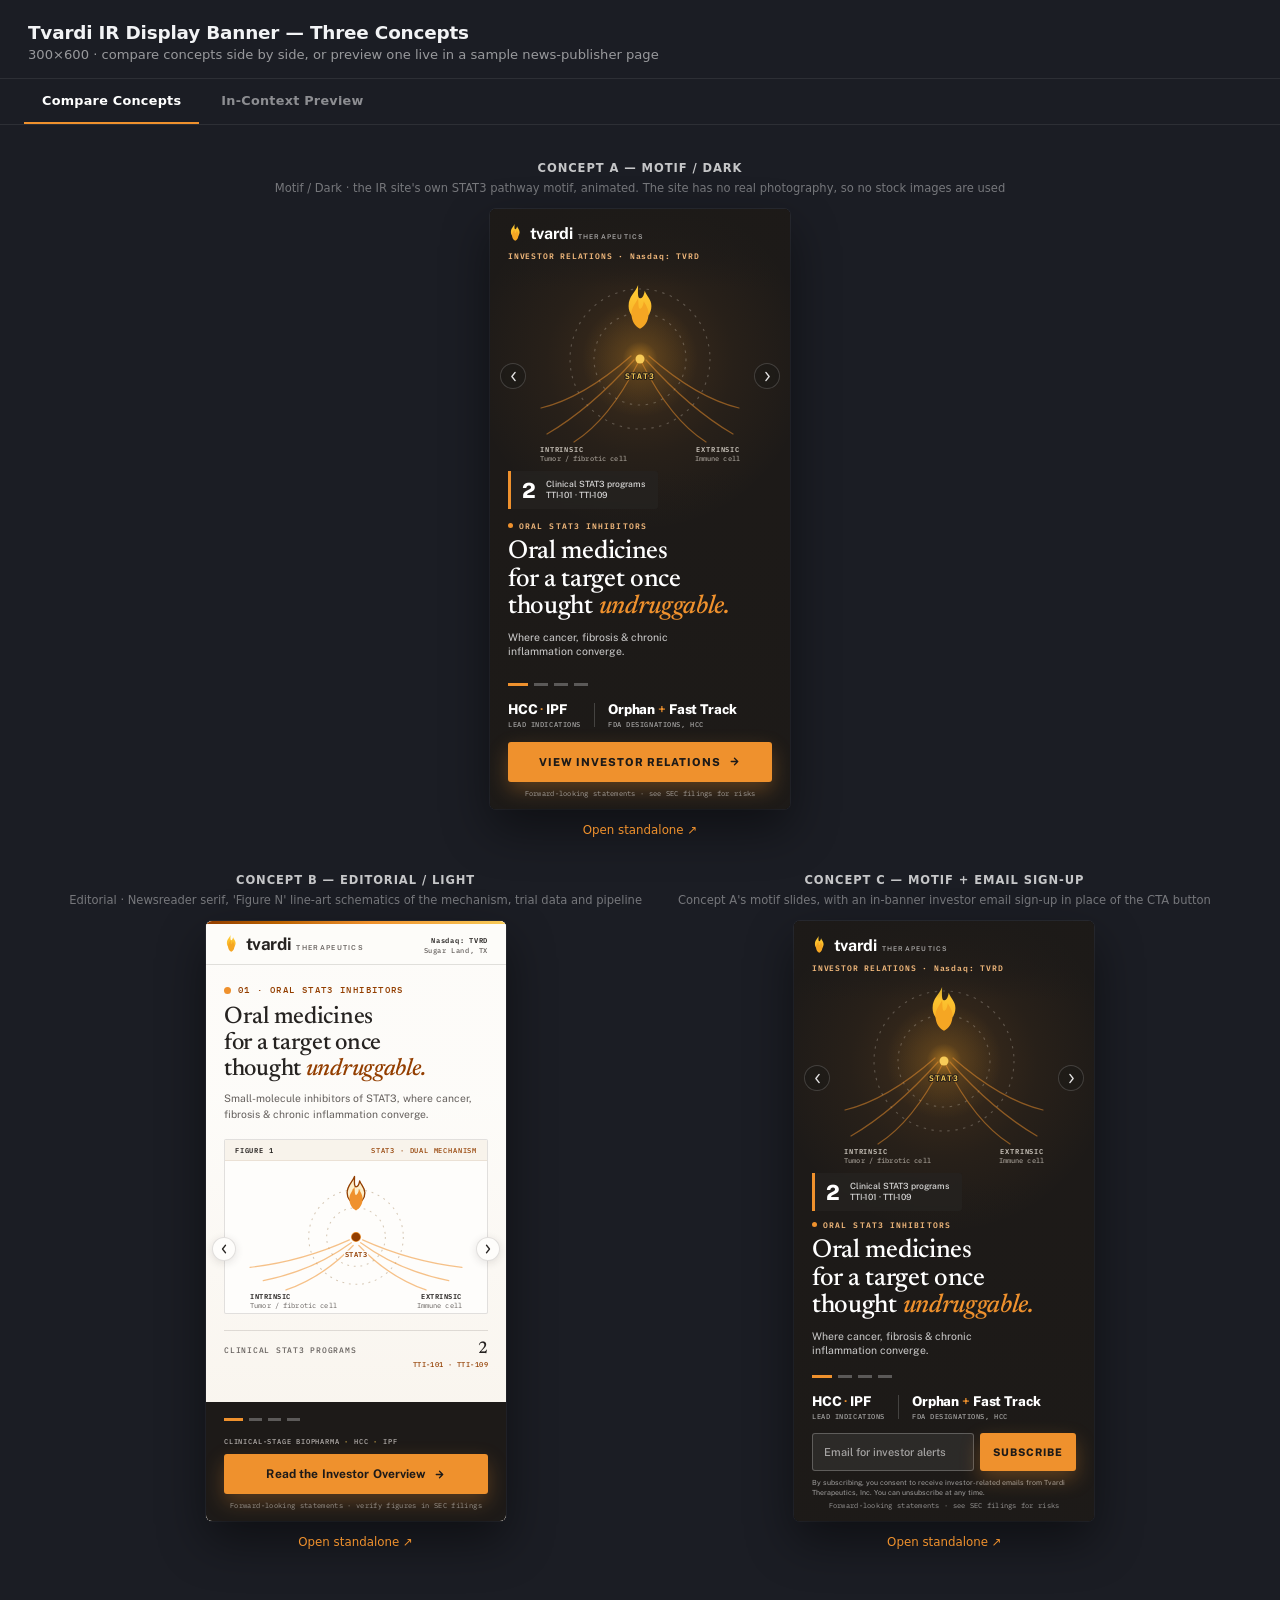
<file: index.html>
<!DOCTYPE html>
<html lang="en">
<head>
<meta name="robots" content="noindex,nofollow">
<meta charset="UTF-8">
<meta name="viewport" content="width=device-width,initial-scale=1">
<title>Tvardi IR Banner — Concept Comparison</title>
<style>
  :root { --ui-accent:oklch(0.74 0.155 62); }
  * { margin:0; padding:0; box-sizing:border-box; }
  html, body {
    height:100%;
    background:#1b1d24;
    font-family:-apple-system, BlinkMacSystemFont, 'Segoe UI', system-ui, sans-serif;
    color:#f2f3f5;
  }
  header {
    padding:22px 28px 16px;
    border-bottom:1px solid rgba(255,255,255,0.08);
  }
  header h1 { font-size:1.15rem; font-weight:700; letter-spacing:-0.01em; }
  header p { margin-top:4px; font-size:0.82rem; color:rgba(255,255,255,0.55); }

  /* ---- tabs ---- */
  .tabs {
    display:flex;
    gap:4px;
    padding:0 24px;
    border-bottom:1px solid rgba(255,255,255,0.08);
  }
  .tab-btn {
    background:none;
    border:0;
    font-family:inherit;
    color:rgba(255,255,255,0.5);
    font-size:0.8rem;
    font-weight:700;
    letter-spacing:0.02em;
    padding:14px 18px;
    cursor:pointer;
    border-bottom:2px solid transparent;
    transition:color 0.15s ease;
  }
  .tab-btn:hover { color:rgba(255,255,255,0.8); }
  .tab-btn.active { color:#fff; border-bottom-color:var(--ui-accent); }
  .tab-panel { display:none; }
  .tab-panel.active { display:block; }

  main {
    display:flex;
    flex-wrap:wrap;
    gap:36px;
    justify-content:center;
    padding:36px 24px 60px;
  }
  .col { display:flex; flex-direction:column; align-items:center; gap:14px; }
  .col h2 {
    font-size:0.72rem;
    font-weight:700;
    letter-spacing:0.08em;
    text-transform:uppercase;
    color:rgba(255,255,255,0.75);
  }
  .col .tag {
    font-size:0.72rem;
    color:rgba(255,255,255,0.4);
    margin-top:-8px;
  }
  .frame-wrap {
    width:300px;
    height:600px;
    border-radius:6px;
    overflow:hidden;
    box-shadow:0 20px 48px rgba(0,0,0,0.45), 0 0 0 1px rgba(255,255,255,0.06);
    background:#000;
  }
  iframe { width:300px; height:600px; border:0; display:block; }
  .col a {
    font-size:0.74rem;
    color:var(--ui-accent);
    text-decoration:none;
  }
  .col a:hover { text-decoration:underline; }

  /* ---- in-context preview panel ---- */
  .preview-intro {
    text-align:center;
    padding:28px 24px 0;
  }
  .preview-intro p {
    font-size:0.82rem;
    color:rgba(255,255,255,0.55);
    max-width:560px;
    margin:0 auto;
  }
  .concept-switch {
    display:flex;
    gap:10px;
    justify-content:center;
    padding:18px 24px 0;
  }
  .concept-btn {
    background:rgba(255,255,255,0.06);
    border:1px solid rgba(255,255,255,0.14);
    color:rgba(255,255,255,0.65);
    font-family:inherit;
    font-size:0.76rem;
    font-weight:700;
    letter-spacing:0.02em;
    padding:9px 16px;
    border-radius:20px;
    cursor:pointer;
    transition:all 0.15s ease;
  }
  .concept-btn:hover { border-color:rgba(255,255,255,0.3); }
  .concept-btn.active { background:var(--ui-accent); border-color:var(--ui-accent); color:#0c1015; }

  .preview-wrap {
    max-width:1180px;
    margin:24px auto 12px;
    padding:0 24px;
  }
  .preview-frame-outer {
    border-radius:6px;
    overflow:hidden;
    box-shadow:0 20px 48px rgba(0,0,0,0.45), 0 0 0 1px rgba(255,255,255,0.06);
  }
  #preview-iframe {
    width:100%;
    height:950px;
    border:0;
    display:block;
    background:#fff;
  }
  .preview-footer {
    text-align:center;
    padding:14px 24px 60px;
  }
  .preview-footer a {
    font-size:0.74rem;
    color:var(--ui-accent);
    text-decoration:none;
  }
  .preview-footer a:hover { text-decoration:underline; }
</style>
</head>
<body>

<header>
  <h1>Tvardi IR Display Banner — Three Concepts</h1>
  <p>300×600 · compare concepts side by side, or preview one live in a sample news-publisher page</p>
</header>

<div class="tabs">
  <button type="button" class="tab-btn active" data-tab="compare">Compare Concepts</button>
  <button type="button" class="tab-btn" data-tab="preview">In-Context Preview</button>
</div>

<section class="tab-panel active" id="tab-compare">
  <main>
    <div class="col">
      <h2>Concept A — Motif / Dark</h2>
      <span class="tag">Motif / Dark · the IR site&#x27;s own STAT3 pathway motif, animated. The site has no real photography, so no stock images are used</span>
      <div class="frame-wrap">
        <iframe src="concept-a-photo/index.html" title="Tvardi banner — motif concept"></iframe>
      </div>
      <a href="concept-a-photo/index.html" target="_blank" rel="noopener">Open standalone ↗</a>
    </div>

    <div class="col">
      <h2>Concept B — Editorial / Light</h2>
      <span class="tag">Editorial · Newsreader serif, &#x27;Figure N&#x27; line-art schematics of the mechanism, trial data and pipeline</span>
      <div class="frame-wrap">
        <iframe src="concept-b-editorial/index.html" title="Tvardi banner — editorial concept"></iframe>
      </div>
      <a href="concept-b-editorial/index.html" target="_blank" rel="noopener">Open standalone ↗</a>
    </div>

    <div class="col">
      <h2>Concept C — Motif + Email Sign-up</h2>
      <span class="tag">Concept A&#x27;s motif slides, with an in-banner investor email sign-up in place of the CTA button</span>
      <div class="frame-wrap">
        <iframe src="concept-c-dashboard/index.html" title="Tvardi banner — motif + email sign-up concept"></iframe>
      </div>
      <a href="concept-c-dashboard/index.html" target="_blank" rel="noopener">Open standalone ↗</a>
    </div>
  </main>
</section>

<section class="tab-panel" id="tab-preview">
  <div class="preview-intro">
    <p>A sample news-publisher article page with the banner dropped into the right-rail ad slot — the way it would actually sit alongside real editorial content. Switch concepts below.</p>
  </div>

  <div class="concept-switch">
    <button type="button" class="concept-btn active" data-concept="a">Concept A — Motif</button>
    <button type="button" class="concept-btn" data-concept="b">Concept B — Editorial</button>
    <button type="button" class="concept-btn" data-concept="c">Concept C — Email Sign-up</button>
  </div>

  <div class="preview-wrap">
    <div class="preview-frame-outer">
      <iframe id="preview-iframe" src="context-preview/news.html?concept=a" title="Tvardi banner — in-context publisher preview"></iframe>
    </div>
  </div>

  <div class="preview-footer">
    <a id="preview-open-link" href="context-preview/news.html?concept=a" target="_blank" rel="noopener">Open standalone ↗</a>
  </div>
</section>

<script>
  document.querySelectorAll('.tab-btn').forEach(function (btn) {
    btn.addEventListener('click', function () {
      document.querySelectorAll('.tab-btn').forEach(function (b) { b.classList.remove('active') })
      document.querySelectorAll('.tab-panel').forEach(function (p) { p.classList.remove('active') })
      btn.classList.add('active')
      document.getElementById('tab-' + btn.dataset.tab).classList.add('active')
    })
  })

  document.querySelectorAll('.concept-btn').forEach(function (btn) {
    btn.addEventListener('click', function () {
      document.querySelectorAll('.concept-btn').forEach(function (b) { b.classList.remove('active') })
      btn.classList.add('active')
      var url = 'context-preview/news.html?concept=' + btn.dataset.concept
      document.getElementById('preview-iframe').src = url
      document.getElementById('preview-open-link').href = url
    })
  })
</script>

</body>
</html>
</file>
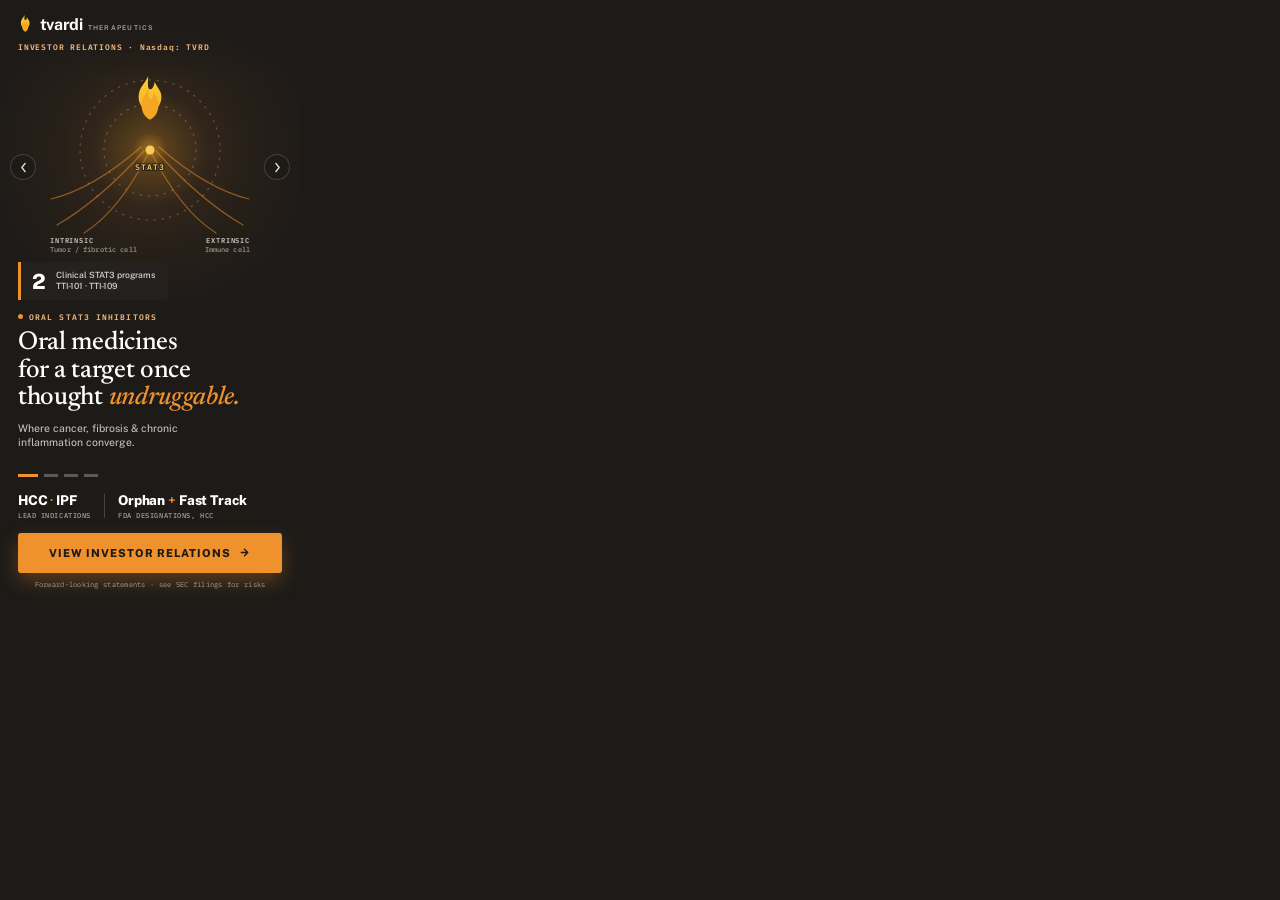
<file: concept-a-photo/index.html>
<!DOCTYPE html>
<html lang="en">
<head>
<meta name="robots" content="noindex,nofollow">
<meta charset="UTF-8">
<meta name="ad.size" content="width=300,height=600">
<meta http-equiv="X-UA-Compatible" content="IE=Edge">
<meta name="viewport" content="width=300,initial-scale=1">
<link rel="icon" href="data:,">
<title>Tvardi Therapeutics (Nasdaq: TVRD) · Investor Relations · 300x600</title>
<link rel="preconnect" href="https://fonts.googleapis.com">
<link rel="preconnect" href="https://fonts.gstatic.com" crossorigin>
<link href="https://fonts.googleapis.com/css2?family=Newsreader:ital,opsz,wght@0,6..72,500;1,6..72,500&family=Public+Sans:wght@400;500;600;700;800&family=IBM+Plex+Mono:wght@500;600&display=swap" rel="stylesheet">
<link rel="stylesheet" href="style.css">
</head>
<body>

<!--
  Tvardi Therapeutics, Inc. (Nasdaq: TVRD), IR display banner, 300x600.
  Concept A: Motif / Dark.
  Promotes: https://ir-landing-concepts-tvard.netlify.app/
  The IR page has no real photography, so the background is the IR site's
  own signature motif (flame over a STAT3 node, dashed orbits, converging
  pathways with travelling ember pulses), redrawn as inline SVG in four
  variants of one shape language; every slide ends on the flame-over-node.
  Slow ambient drift + pulses on charcoal with an ember glow, a stat chip
  per slide, persistent logo/ticker chrome, stat row, CTA and disclosure.
  No raster images. Every number is sourced from the IR page.
-->

<div id="banner" aria-label="Tvardi Therapeutics investor relations advertisement">

  <div id="slides">

    <!-- Slide 1 · Overview: the hero motif (dual-signal convergence on STAT3) -->
    <section class="slide" data-index="0">
      <div class="slide-bg" aria-hidden="true">
        <svg class="motif" viewBox="0 0 300 300" aria-hidden="true">
          <defs>
            <radialGradient id="a-glow-1" cx="150" cy="150" r="58" gradientUnits="userSpaceOnUse"><stop offset="0" stop-color="#F5A623" stop-opacity=".55"/><stop offset=".3" stop-color="#F5A623" stop-opacity=".15"/><stop offset="1" stop-color="#F5A623" stop-opacity="0"/></radialGradient>
            <linearGradient id="a-flame-1" x1="20" y1="0" x2="20" y2="52" gradientUnits="userSpaceOnUse"><stop offset="0" stop-color="#FFCD34"/><stop offset="1" stop-color="#F5A623"/></linearGradient>
          </defs>
          <g class="drift">
            <circle cx="150" cy="150" r="58" fill="url(#a-glow-1)"/>
            <circle class="orbit" cx="150" cy="150" r="70"/>
            <circle class="orbit" cx="150" cy="150" r="46"/>
            <!-- the site hero's tulip fan (M50,344 Q120,292 190,190 ...), rescaled to this node and orbit -->
            <g class="paths">
              <path d="M57,225 Q100,200 144,151"/>
              <path d="M84,233 Q119,211 148,154"/>
              <path d="M51,199 Q93,189 141,147"/>
              <path d="M243,225 Q200,200 156,151"/>
              <path d="M216,233 Q181,211 152,154"/>
              <path d="M249,199 Q207,189 159,147"/>
            </g>
            <g class="pulses">
              <circle class="pulse" r="2.4" style="offset-path:path('M57,225 Q100,200 144,151')"/>
              <circle class="pulse" r="2.4" style="offset-path:path('M84,233 Q119,211 148,154')"/>
              <circle class="pulse" r="2.4" style="offset-path:path('M51,199 Q93,189 141,147')"/>
              <circle class="pulse" r="2.4" style="offset-path:path('M243,225 Q200,200 156,151')"/>
              <circle class="pulse" r="2.4" style="offset-path:path('M216,233 Q181,211 152,154')"/>
              <circle class="pulse" r="2.4" style="offset-path:path('M249,199 Q207,189 159,147')"/>
            </g>
            <g transform="translate(131,76) scale(.95)"><g class="flame">
              <path d="M18 0C15 8 8 12 8 22C8 30 13 36 20 36C27 36 32 30 32 22C32 15 27 12 25 6C24 12 22 14 20 14C17 14 18 6 18 0Z" fill="url(#a-flame-1)"/>
              <path d="M18 14C15 20 11 24 11 30C11 38 15 44 20 46C25 44 29 38 29 30C29 25 26 21 24 17C23.5 22 21.5 25 20 25C18 25 18.5 18 18 14Z" fill="#F5A623"/>
            </g></g>
            <circle class="node" cx="150" cy="150" r="4.5"/>
            <text class="tag" x="150" y="170" text-anchor="middle">STAT3</text>
          </g>
          <text class="lbl" x="50" y="243">INTRINSIC</text>
          <text class="lbl-sub" x="50" y="252">Tumor / fibrotic cell</text>
          <text class="lbl" x="250" y="243" text-anchor="end">EXTRINSIC</text>
          <text class="lbl-sub" x="250" y="252" text-anchor="end">Immune cell</text>
        </svg>
      </div>
      <div class="slide-scrim-top"></div>
      <div class="slide-scrim-bottom"></div>
      <div class="slide-copy">
        <div class="mid-chip">
          <span class="chip-num">2</span>
          <span class="chip-label">Clinical STAT3 programs<br>TTI-101 · TTI-109</span>
        </div>
        <div class="copy-bottom">
          <div class="kicker">Oral STAT3 inhibitors</div>
          <h1>Oral medicines<br>for a target once<br>thought <em>undruggable.</em></h1>
          <p>Where cancer, fibrosis &amp; chronic<br>inflammation converge.</p>
        </div>
      </div>
    </section>

    <!-- Slide 2 · Proof: pathways converge; STAT3 itself is inhibited at the shared node -->
    <section class="slide" data-index="1">
      <div class="slide-bg" aria-hidden="true">
        <svg class="motif" viewBox="0 0 300 300" aria-hidden="true">
          <defs>
            <radialGradient id="a-glow-2" cx="150" cy="150" r="58" gradientUnits="userSpaceOnUse"><stop offset="0" stop-color="#F5A623" stop-opacity=".22"/><stop offset=".45" stop-color="#F5A623" stop-opacity=".07"/><stop offset="1" stop-color="#F5A623" stop-opacity="0"/></radialGradient>
            <linearGradient id="a-flame-2" x1="20" y1="0" x2="20" y2="52" gradientUnits="userSpaceOnUse"><stop offset="0" stop-color="#FFCD34"/><stop offset="1" stop-color="#F5A623"/></linearGradient>
          </defs>
          <g class="drift">
            <circle cx="150" cy="150" r="58" fill="url(#a-glow-2)"/>
            <circle class="orbit" cx="150" cy="150" r="70"/>
            <circle class="orbit" cx="150" cy="150" r="46"/>
            <!-- same six pathways as slide 1, running all the way into the node -->
            <g class="paths">
              <path d="M57,225 Q100,200 144,151"/>
              <path d="M84,233 Q119,211 148,154"/>
              <path d="M51,199 Q93,189 141,147"/>
              <path d="M243,225 Q200,200 156,151"/>
              <path d="M216,233 Q181,211 152,154"/>
              <path d="M249,199 Q207,189 159,147"/>
            </g>
            <g class="pulses pulses-stop">
              <circle class="pulse" r="2.4" style="offset-path:path('M57,225 Q100,200 144,151')"/>
              <circle class="pulse" r="2.4" style="offset-path:path('M84,233 Q119,211 148,154')"/>
              <circle class="pulse" r="2.4" style="offset-path:path('M51,199 Q93,189 141,147')"/>
              <circle class="pulse" r="2.4" style="offset-path:path('M243,225 Q200,200 156,151')"/>
              <circle class="pulse" r="2.4" style="offset-path:path('M216,233 Q181,211 152,154')"/>
              <circle class="pulse" r="2.4" style="offset-path:path('M249,199 Q207,189 159,147')"/>
            </g>
            <g transform="translate(134,80) scale(.8)"><g class="flame flame-low">
              <path d="M18 0C15 8 8 12 8 22C8 30 13 36 20 36C27 36 32 30 32 22C32 15 27 12 25 6C24 12 22 14 20 14C17 14 18 6 18 0Z" fill="url(#a-flame-2)"/>
              <path d="M18 14C15 20 11 24 11 30C11 38 15 44 20 46C25 44 29 38 29 30C29 25 26 21 24 17C23.5 22 21.5 25 20 25C18 25 18.5 18 18 14Z" fill="#F5A623"/>
            </g></g>
            <!-- inhibition sits on STAT3 itself: a tight ring around the dimmed node -->
            <circle class="ring" cx="150" cy="150" r="11"/>
            <circle class="node node-off" cx="150" cy="150" r="4.5"/>
            <text class="tag tag-off" x="150" y="172" text-anchor="middle">STAT3</text>
            <path class="leader" d="M158.5,142.5 L166,135"/>
            <text class="tag callout" x="169" y="125">TTI-101</text>
            <text class="lbl callout" x="169" y="134.5">SHARED NODE</text>
            <text class="lbl-sub callout" x="169" y="143.5">Inhibited directly</text>
          </g>
          <text class="lbl" x="50" y="243">INTRINSIC</text>
          <text class="lbl-sub" x="50" y="252">Tumor / fibrotic cell</text>
          <text class="lbl" x="250" y="243" text-anchor="end">EXTRINSIC</text>
          <text class="lbl-sub" x="250" y="252" text-anchor="end">Immune cell</text>
        </svg>
      </div>
      <div class="slide-scrim-top"></div>
      <div class="slide-scrim-bottom"></div>
      <div class="slide-copy">
        <div class="mid-chip">
          <span class="chip-num">9.4<em>%</em></span>
          <span class="chip-label">Fibrosis-score decrease, wk 12<br>vs 2.4% on placebo</span>
        </div>
        <div class="copy-bottom">
          <div class="kicker">TTI-101 · Clinical evidence</div>
          <h1>Fibrosis score<br>improvement in<br><em>IPF at week 12.</em></h1>
          <p>Phase 2 REVERT IPF, per company disclosures.</p>
        </div>
      </div>
    </section>

    <!-- Slide 3 · Platform: TTI-109 sheds its phosphate cap and becomes active drug -->
    <section class="slide" data-index="2">
      <div class="slide-bg" aria-hidden="true">
        <svg class="motif" viewBox="0 0 300 300" aria-hidden="true">
          <defs>
            <radialGradient id="a-glow-3" cx="214" cy="150" r="54" gradientUnits="userSpaceOnUse"><stop offset="0" stop-color="#F5A623" stop-opacity=".5"/><stop offset=".3" stop-color="#F5A623" stop-opacity=".14"/><stop offset="1" stop-color="#F5A623" stop-opacity="0"/></radialGradient>
            <linearGradient id="a-flame-3" x1="20" y1="0" x2="20" y2="52" gradientUnits="userSpaceOnUse"><stop offset="0" stop-color="#FFCD34"/><stop offset="1" stop-color="#F5A623"/></linearGradient>
          </defs>
          <g class="drift">
            <circle cx="214" cy="150" r="54" fill="url(#a-glow-3)"/>
            <!-- target: STAT3 node with orbits -->
            <circle class="orbit" cx="214" cy="150" r="44"/>
            <circle class="orbit" cx="214" cy="150" r="28"/>
            <!-- clock face around the prodrug: 11 ticks (10 o'clock omitted for the phosphate cap), a sweep that stops short of 2 o'clock -->
            <g class="ticks">
              <path d="M84,109V113M104.5,114.5L102.5,118M119.5,129.5L116,131.5M125,150H121M119.5,170.5L116,168.5M104.5,185.5L102.5,182M84,191V187M63.5,185.5L65.5,182M48.5,170.5L52,168.5M43,150H47M63.5,114.5L65.5,118"/>
            </g>
            <circle class="sweep" cx="84" cy="150" r="34" pathLength="100" transform="rotate(-90 84 150)"/>
            <!-- flow: the active core travels into STAT3 -->
            <path id="a-flow-3" class="flow" d="M104,146 Q158,112 206,146"/>
            <text class="lbl lbl-flow" dy="-8"><textPath href="#a-flow-3" startOffset="50%" text-anchor="middle">ACTIVE TTI-101</textPath></text>
            <g class="pulses">
              <circle class="pulse" r="2.4" style="offset-path:path('M104,146 Q158,112 206,146')"/>
              <circle class="pulse" r="2.4" style="offset-path:path('M104,146 Q158,112 206,146')"/>
              <circle class="pulse" r="2.4" style="offset-path:path('M104,146 Q158,112 206,146')"/>
            </g>
            <!-- molecule: TTI-101 core (hexagonal ring) -->
            <g class="mol">
              <path d="M84,133L98.7,141.5L98.7,158.5L84,167L69.3,158.5L69.3,141.5Z"/>
              <circle cx="84" cy="133" r="2.4"/><circle cx="98.7" cy="141.5" r="2.4"/><circle cx="98.7" cy="158.5" r="2.4"/>
              <circle cx="84" cy="167" r="2.4"/><circle cx="69.3" cy="158.5" r="2.4"/><circle cx="69.3" cy="141.5" r="2.4"/>
            </g>
            <!-- phosphate cap: detaches, then the core is free to act -->
            <g class="cap">
              <path class="cap-bond" d="M69.3,141.5L60.5,136.4"/>
              <circle class="cap-ring" cx="54" cy="132.6" r="7.5"/>
              <text class="cap-p" x="54" y="135.4" text-anchor="middle">P</text>
            </g>
            <!-- the slide-1 lockup: flame over the STAT3 node -->
            <g transform="translate(205,113) scale(.45)"><g class="flame">
              <path d="M18 0C15 8 8 12 8 22C8 30 13 36 20 36C27 36 32 30 32 22C32 15 27 12 25 6C24 12 22 14 20 14C17 14 18 6 18 0Z" fill="url(#a-flame-3)"/>
              <path d="M18 14C15 20 11 24 11 30C11 38 15 44 20 46C25 44 29 38 29 30C29 25 26 21 24 17C23.5 22 21.5 25 20 25C18 25 18.5 18 18 14Z" fill="#F5A623"/>
            </g></g>
            <circle class="node" cx="214" cy="150" r="4.5"/>
            <text class="tag" x="214" y="170" text-anchor="middle">STAT3</text>
          </g>
          <text class="lbl" x="84" y="214" text-anchor="middle">TTI-109</text>
          <text class="lbl-sub" x="84" y="223" text-anchor="middle">Phosphate prodrug</text>
          <text class="lbl" x="214" y="214" text-anchor="middle">TARGET ENGAGEMENT</text>
          <text class="lbl-sub" x="214" y="223" text-anchor="middle">Confirmed in Phase 1</text>
        </svg>
      </div>
      <div class="slide-scrim-top"></div>
      <div class="slide-scrim-bottom"></div>
      <div class="slide-copy">
        <div class="mid-chip">
          <span class="chip-num">&lt;2<em>&nbsp;hrs</em></span>
          <span class="chip-label">TTI-109 prodrug<br>conversion to active drug</span>
        </div>
        <div class="copy-bottom">
          <div class="kicker">Next-gen prodrug · TTI-109</div>
          <h1>TTI-101-equivalent<br>exposure, improved<br><em>tolerability.</em></h1>
          <p>TTI-109 diarrhea events avg. 0.46 days<br>vs 3.35 for TTI-101.</p>
        </div>
      </div>
    </section>

    <!-- Slide 4 · Catalyst: two sourced milestones reached; the flame-lit node marks the Phase 2 HCC readout next -->
    <section class="slide" data-index="3">
      <div class="slide-bg" aria-hidden="true">
        <svg class="motif" viewBox="0 0 300 300" aria-hidden="true">
          <defs>
            <radialGradient id="a-glow-4" cx="230" cy="167" r="50" gradientUnits="userSpaceOnUse"><stop offset="0" stop-color="#F5A623" stop-opacity=".42"/><stop offset=".35" stop-color="#F5A623" stop-opacity=".12"/><stop offset="1" stop-color="#F5A623" stop-opacity="0"/></radialGradient>
            <linearGradient id="a-flame-4" x1="20" y1="0" x2="20" y2="52" gradientUnits="userSpaceOnUse"><stop offset="0" stop-color="#FFCD34"/><stop offset="1" stop-color="#F5A623"/></linearGradient>
          </defs>
          <g class="drift drift-rail">
            <circle cx="230" cy="167" r="50" fill="url(#a-glow-4)"/>
            <circle class="orbit" cx="230" cy="167" r="24"/>
            <circle class="orbit" cx="230" cy="167" r="14"/>
            <path class="rail-base" d="M50,167H250"/>
            <path class="rail-done" d="M70,167H150"/>
            <path class="rail-next" d="M150,167H222"/>
            <g class="pulses pulses-rail">
              <circle class="pulse" r="2.2" style="offset-path:path('M70,167 L224,167')"/>
              <circle class="pulse" r="2.2" style="offset-path:path('M70,167 L224,167')"/>
              <circle class="pulse" r="2.2" style="offset-path:path('M70,167 L224,167')"/>
            </g>
            <g class="step-done">
              <circle class="halo" cx="70" cy="167" r="9"/><circle cx="70" cy="167" r="4.6"/>
              <circle class="halo" cx="150" cy="167" r="9"/><circle cx="150" cy="167" r="4.6"/>
            </g>
            <circle class="ping" cx="230" cy="167" r="6"/>
            <circle class="step-next" cx="230" cy="167" r="6"/>
            <!-- the slide-1 lockup: flame over the next node -->
            <g transform="translate(221.6,134) scale(.42)"><g class="flame">
              <path d="M18 0C15 8 8 12 8 22C8 30 13 36 20 36C27 36 32 30 32 22C32 15 27 12 25 6C24 12 22 14 20 14C17 14 18 6 18 0Z" fill="url(#a-flame-4)"/>
              <path d="M18 14C15 20 11 24 11 30C11 38 15 44 20 46C25 44 29 38 29 30C29 25 26 21 24 17C23.5 22 21.5 25 20 25C18 25 18.5 18 18 14Z" fill="#F5A623"/>
            </g></g>
            <text class="lbl lbl-step" x="70" y="199" text-anchor="middle">REVERT IPF</text>
            <text class="lbl-sub" x="70" y="208" text-anchor="middle">Phase 2 data</text>
            <text class="lbl lbl-step" x="150" y="199" text-anchor="middle">TTI-109</text>
            <text class="lbl-sub" x="150" y="208" text-anchor="middle">Phase 1 complete</text>
            <text class="lbl lbl-step lbl-next" x="230" y="199" text-anchor="middle">PHASE 2 HCC</text>
            <text class="lbl-sub" x="230" y="208" text-anchor="middle">NCT05440708</text>
          </g>
        </svg>
      </div>
      <div class="slide-scrim-top"></div>
      <div class="slide-scrim-bottom"></div>
      <div class="slide-copy">
        <div class="mid-chip">
          <span class="chip-num">H2<em>&nbsp;2026</em></span>
          <span class="chip-label">Topline Phase 2 HCC<br>data expected</span>
        </div>
        <div class="copy-bottom">
          <div class="kicker">Catalyst · Illustrative financials</div>
          <h1>Next up: topline<br>Phase 2 data<br><em>in HCC.</em></h1>
          <p>$25.0M cash &amp; short-term investments, Mar 31, 2026.</p>
        </div>
      </div>
    </section>

  </div>

  <!-- Persistent chrome: sits above the rotating slides -->
  <header id="top-bar" class="reveal" data-delay="0">
    <div id="logo">
      <svg class="mark" viewBox="0 0 40 52" aria-hidden="true" xmlns="http://www.w3.org/2000/svg"><defs><linearGradient id="mark-flame" x1="20" y1="0" x2="20" y2="52" gradientUnits="userSpaceOnUse"><stop offset="0" stop-color="#FFCD34"/><stop offset="1" stop-color="#F5A623"/></linearGradient></defs><path d="M18 0C15 8 8 12 8 22C8 30 13 36 20 36C27 36 32 30 32 22C32 15 27 12 25 6C24 12 22 14 20 14C17 14 18 6 18 0Z" fill="url(#mark-flame)"/><path d="M18 14C15 20 11 24 11 30C11 38 15 44 20 46C25 44 29 38 29 30C29 25 26 21 24 17C23.5 22 21.5 25 20 25C18 25 18.5 18 18 14Z" fill="#F5A623"/></svg>
      <span id="wordmark">tvardi<small>Therapeutics</small></span>
    </div>
    <div id="eyebrow">INVESTOR&nbsp;RELATIONS&nbsp;·&nbsp;Nasdaq:&nbsp;TVRD</div>
  </header>

  <button type="button" class="nav-arrow" id="arrow-prev" aria-label="Previous slide">
    <svg viewBox="0 0 16 16"><path d="M10 3 6 8l4 5" stroke="currentColor" stroke-width="1.7" fill="none" stroke-linecap="round" stroke-linejoin="round"/></svg>
  </button>
  <button type="button" class="nav-arrow" id="arrow-next" aria-label="Next slide">
    <svg viewBox="0 0 16 16"><path d="M6 3l4 5-4 5" stroke="currentColor" stroke-width="1.7" fill="none" stroke-linecap="round" stroke-linejoin="round"/></svg>
  </button>

  <div id="bottom-fixed" class="reveal" data-delay="4">
    <div id="dots" role="tablist" aria-label="Slide selector">
      <button class="dot active" data-index="0" aria-label="Slide 1: Oral STAT3 inhibitors"></button>
      <button class="dot" data-index="1" aria-label="Slide 2: REVERT IPF Phase 2 data"></button>
      <button class="dot" data-index="2" aria-label="Slide 3: TTI-109 prodrug"></button>
      <button class="dot" data-index="3" aria-label="Slide 4: HCC topline catalyst"></button>
    </div>

    <div id="stat-row">
      <div class="stat">
        <span class="stat-num">HCC<em> · </em>IPF</span>
        <span class="stat-label">Lead indications</span>
      </div>
      <div class="stat-div"></div>
      <div class="stat">
        <span class="stat-num">Orphan<em> + </em>Fast Track</span>
        <span class="stat-label">FDA designations, HCC</span>
      </div>
    </div>

    <a href="#" id="cta">
      <span>View Investor Relations</span>
      <svg viewBox="0 0 16 16" id="cta-arrow" aria-hidden="true"><path d="M4 8h8M8 4l4 4-4 4" stroke="currentColor" stroke-width="1.6" fill="none" stroke-linecap="round" stroke-linejoin="round"/></svg>
    </a>

    <p id="disclosure">Forward-looking statements · see SEC filings for risks</p>
  </div>

  <!-- Standard HTML5-ad click-tag plumbing -->
  <div id="click-tag-wrapper"></div>
</div>

<script src="script.js"></script>
</body>
</html>
</file>
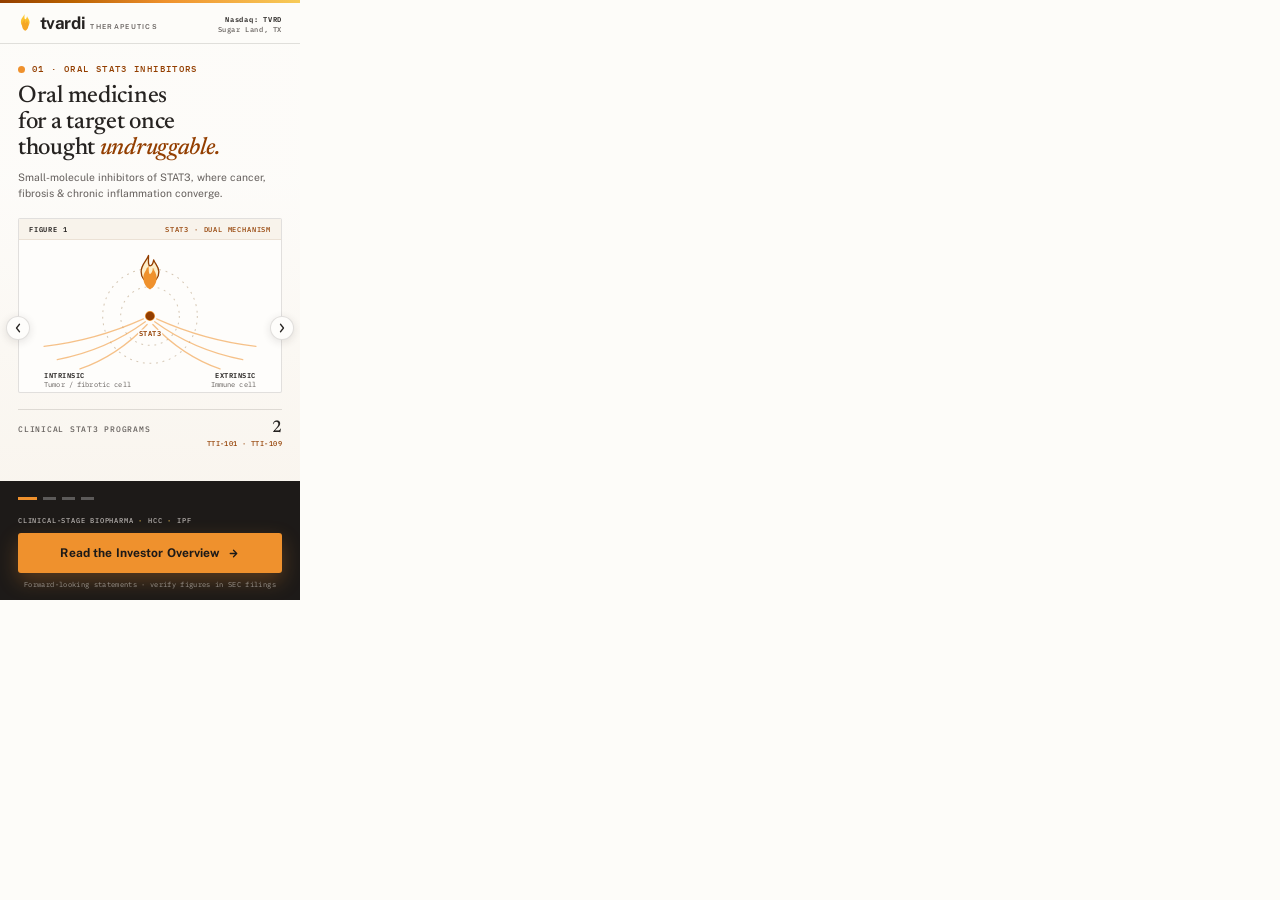
<file: concept-b-editorial/index.html>
<!DOCTYPE html>
<html lang="en">
<head>
<meta name="robots" content="noindex,nofollow">
<meta charset="UTF-8">
<meta name="ad.size" content="width=300,height=600">
<meta http-equiv="X-UA-Compatible" content="IE=Edge">
<meta name="viewport" content="width=300,initial-scale=1">
<link rel="icon" href="data:,">
<title>Tvardi Therapeutics, Inc. — Investor Overview</title>
<link rel="preconnect" href="https://fonts.googleapis.com">
<link rel="preconnect" href="https://fonts.gstatic.com" crossorigin>
<link href="https://fonts.googleapis.com/css2?family=Newsreader:ital,opsz,wght@0,6..72,500;1,6..72,500&family=Public+Sans:wght@400;600;700&family=IBM+Plex+Mono:wght@400;500;600&display=swap" rel="stylesheet">
<link rel="stylesheet" href="style.css">
</head>
<body>

<!--
  Tvardi Therapeutics, Inc. (Nasdaq: TVRD): IR display banner, 300x600, Concept B: Editorial / Light.
  Promotes: https://ir-landing-concepts-tvard.netlify.app/
  Annual-report styling matched to the IR site: Newsreader serif headlines
  with ember-ink italic accents, IBM Plex Mono eyebrows and figure captions,
  warm paper/cream body, one inline-SVG "Figure N" schematic per slide
  (Fig 1 redraws the site's flame-over-STAT3 hero motif; all four share one
  line weight and palette), charcoal closing band with the CTA and a
  forward-looking-statements line. Every figure is sourced from the IR page.
-->

<div id="banner" aria-label="Tvardi Therapeutics, Inc. investor relations advertisement">

  <div id="top-rule"></div>

  <header id="top-bar" class="reveal" data-delay="0">
    <div id="logo">
      <svg class="mark" viewBox="0 0 40 52" aria-hidden="true" xmlns="http://www.w3.org/2000/svg"><defs><linearGradient id="mark-flame" x1="20" y1="0" x2="20" y2="52" gradientUnits="userSpaceOnUse"><stop offset="0" stop-color="#FFCD34"/><stop offset="1" stop-color="#F5A623"/></linearGradient></defs><path d="M18 0C15 8 8 12 8 22C8 30 13 36 20 36C27 36 32 30 32 22C32 15 27 12 25 6C24 12 22 14 20 14C17 14 18 6 18 0Z" fill="url(#mark-flame)"/><path d="M18 14C15 20 11 24 11 30C11 38 15 44 20 46C25 44 29 38 29 30C29 25 26 21 24 17C23.5 22 21.5 25 20 25C18 25 18.5 18 18 14Z" fill="#F5A623"/></svg>
      <span id="wordmark">tvardi<small>Therapeutics</small></span>
    </div>
    <div id="masthead"><b>Nasdaq:&nbsp;TVRD</b>Sugar&nbsp;Land,&nbsp;TX</div>
  </header>

  <div id="slides">

    <!-- Slide 1: Mechanism (flame over the STAT3 node, intrinsic + extrinsic pathways converging) -->
    <section class="slide" data-index="0">
      <div class="slide-copy">
        <p class="eyebrow">01 · Oral STAT3 inhibitors</p>
        <h1>Oral medicines<br>for a target once<br>thought <em>undruggable.</em></h1>
        <p class="lead">Small-molecule inhibitors of STAT3, where cancer, fibrosis &amp; chronic inflammation converge.</p>

        <figure class="fig-card">
          <div class="fig-bar"><span>Figure 1</span><span>STAT3 · Dual mechanism</span></div>
          <div class="fig-body">
            <svg viewBox="-10 0 260 150" aria-hidden="true">
              <circle class="f-orbit" cx="120" cy="74" r="50"/>
              <circle class="f-orbit" cx="120" cy="74" r="31"/>
              <path class="f-path" d="M8,106 Q62,100 113,77"/>
              <path class="f-path" d="M22,120 Q74,110 115,80"/>
              <path class="f-path" d="M46,130 Q86,116 117,83"/>
              <path class="f-path" d="M232,106 Q178,100 127,77"/>
              <path class="f-path" d="M218,120 Q166,110 125,80"/>
              <path class="f-path" d="M194,130 Q154,116 123,83"/>
              <g>
                <circle class="f-dot f-pulse" r="2.3" style="offset-path:path('M8,106 Q62,100 113,77')"/>
                <circle class="f-dot f-pulse" r="2.3" style="offset-path:path('M22,120 Q74,110 115,80')"/>
                <circle class="f-dot f-pulse" r="2.3" style="offset-path:path('M46,130 Q86,116 117,83')"/>
                <circle class="f-dot f-pulse" r="2.3" style="offset-path:path('M232,106 Q178,100 127,77')"/>
                <circle class="f-dot f-pulse" r="2.3" style="offset-path:path('M218,120 Q166,110 125,80')"/>
                <circle class="f-dot f-pulse" r="2.3" style="offset-path:path('M194,130 Q154,116 123,83')"/>
              </g>
              <g class="f-breathe">
                <g transform="translate(104.4 10) scale(0.78)">
                  <path class="f-flame-out" d="M18 0C15 8 8 12 8 22C8 30 13 36 20 36C27 36 32 30 32 22C32 15 27 12 25 6C24 12 22 14 20 14C17 14 18 6 18 0Z" style="stroke-width:1.8"/>
                  <path class="f-flame-in" d="M18 14C15 20 11 24 11 30C11 38 15 44 20 46C25 44 29 38 29 30C29 25 26 21 24 17C23.5 22 21.5 25 20 25C18 25 18.5 18 18 14Z"/>
                </g>
              </g>
              <circle class="f-ring" cx="120" cy="74" r="4.6"/>
              <circle class="f-node" cx="120" cy="74" r="4.6"/>
              <text class="f-lbl ink f-knock" x="120" y="95" text-anchor="middle">STAT3</text>
              <text class="f-lbl" x="8" y="140">INTRINSIC</text>
              <text class="f-sub" x="8" y="148.5">Tumor / fibrotic cell</text>
              <text class="f-lbl" x="232" y="140" text-anchor="end">EXTRINSIC</text>
              <text class="f-sub" x="232" y="148.5" text-anchor="end">Immune cell</text>
            </svg>
          </div>
        </figure>

        <dl class="kf">
          <dt>Clinical STAT3 programs</dt>
          <dd>2 <em>TTI-101 · TTI-109</em></dd>
        </dl>
      </div>
    </section>

    <!-- Slide 2: Proof (Phase 2 REVERT IPF, bars drawn to scale 2.4 : 9.4) -->
    <section class="slide" data-index="1">
      <div class="slide-copy">
        <p class="eyebrow">02 · Phase 2 REVERT IPF</p>
        <h1>Clinical evidence<br>in idiopathic<br><em>pulmonary fibrosis.</em></h1>
        <p class="lead">Oral STAT3 inhibitor TTI-101 versus placebo, measured at week&nbsp;12 of the Phase&nbsp;2 REVERT trial.</p>

        <figure class="fig-card">
          <div class="fig-bar"><span>Figure 2</span><span>Fibrosis score decrease · Wk 12</span></div>
          <div class="fig-body">
            <!-- drawn to scale: 9.3617 units per percentage point, baseline y=116
                 placebo 2.4% = 22.468 tall; TTI-101 9.4% = 88.000 tall -->
            <svg viewBox="-10 0 260 150" role="img" aria-label="Decrease in fibrosis score at week 12: TTI-101 9.4%, placebo 2.4%">
              <line class="f-grid" x1="34" y1="69.19" x2="212" y2="69.19"/>
              <text class="f-tick" x="30" y="71.4" text-anchor="end">5%</text>
              <text class="f-tick" x="30" y="118.2" text-anchor="end">0</text>
              <rect class="f-bar-prior f-grow" x="64" y="93.532" width="40" height="22.468"/>
              <rect class="f-bar-now f-grow" x="136" y="28" width="40" height="88"/>
              <line class="f-base" x1="34" y1="116" x2="212" y2="116"/>
              <text class="f-val" x="84" y="87.5" text-anchor="middle">2.4%</text>
              <text class="f-val strong" x="156" y="21.5" text-anchor="middle">9.4%</text>
              <text class="f-lbl" x="84" y="127.5" text-anchor="middle">PLACEBO</text>
              <text class="f-lbl ink" x="156" y="127.5" text-anchor="middle">TTI-101</text>
              <text class="f-sub" x="120" y="143" text-anchor="middle">Phase 2 REVERT IPF · per company disclosures</text>
            </svg>
          </div>
        </figure>

        <dl class="kf">
          <dt>FDA designations</dt>
          <dd>Orphan + Fast Track <em>Hepatocellular carcinoma (HCC)</em></dd>
        </dl>
      </div>
    </section>

    <!-- Slide 3: Platform (TTI-109 phosphate prodrug to TTI-101 to STAT3) -->
    <section class="slide" data-index="2">
      <div class="slide-copy">
        <p class="eyebrow">03 · TTI-109 · Phase 1</p>
        <h1>Equivalent<br>exposure, <em>improved<br>tolerability.</em></h1>
        <p class="lead">TTI-109, a phosphate prodrug of TTI-101, converts to the active drug in under 2&nbsp;hours.</p>

        <figure class="fig-card">
          <div class="fig-bar"><span>Figure 3</span><span>TTI-109 → TTI-101 → STAT3</span></div>
          <div class="fig-body">
            <svg viewBox="-10 0 260 150" aria-hidden="true">
              <circle class="f-dot f-pulse" r="2.3" style="offset-path:path('M62,71 H180')"/>
              <!-- TTI-109 prodrug -->
              <rect class="f-box" x="4" y="50" width="58" height="42" rx="3"/>
              <text class="f-box-t" x="33" y="69" text-anchor="middle">TTI-109</text>
              <text class="f-sub" x="33" y="80.5" text-anchor="middle">Prodrug</text>
              <!-- conversion -->
              <path class="f-ink" d="M64,71 H94 M89,66 L94,71 L89,76"/>
              <text class="f-lbl ink f-knock" x="80" y="61" text-anchor="middle" style="letter-spacing:0.02em">&lt;2 hrs</text>
              <!-- TTI-101 active -->
              <rect class="f-box active" x="98" y="50" width="58" height="42" rx="3"/>
              <text class="f-box-t" x="127" y="69" text-anchor="middle">TTI-101</text>
              <text class="f-sub" x="127" y="80.5" text-anchor="middle">Active drug</text>
              <path class="f-line" d="M158,71 H176 M171,66 L176,71 L171,76"/>
              <!-- STAT3 target, flame above it (hero motif) -->
              <rect class="f-box target" x="180" y="50" width="56" height="42" rx="3"/>
              <text class="f-box-t" x="208" y="69" text-anchor="middle" style="fill:var(--accent-ink)">STAT3</text>
              <text class="f-sub" x="208" y="80.5" text-anchor="middle">Target</text>
              <g class="f-breathe">
                <g transform="translate(199.6 21) scale(0.42)">
                  <path class="f-flame-out" d="M18 0C15 8 8 12 8 22C8 30 13 36 20 36C27 36 32 30 32 22C32 15 27 12 25 6C24 12 22 14 20 14C17 14 18 6 18 0Z" style="stroke-width:3.3"/>
                  <path class="f-flame-in" d="M18 14C15 20 11 24 11 30C11 38 15 44 20 46C25 44 29 38 29 30C29 25 26 21 24 17C23.5 22 21.5 25 20 25C18 25 18.5 18 18 14Z"/>
                </g>
              </g>
              <!-- exposure bracket -->
              <path class="f-line" d="M4,103 V109 H156 V103" style="stroke:var(--orbit)"/>
              <text class="f-sub" x="80" y="122" text-anchor="middle">TTI-101-equivalent exposure</text>
              <text class="f-sub" x="80" y="131" text-anchor="middle">in Phase 1</text>
            </svg>
          </div>
        </figure>

        <dl class="kf">
          <dt>Tolerability</dt>
          <dd><span>0.46 <i>vs</i> 3.35 days</span> <em>Diarrhea events, avg.</em> <em>TTI-109 vs TTI-101</em></dd>
        </dl>
      </div>
    </section>

    <!-- Slide 4: Pipeline and catalyst (topline Phase 2 HCC expected H2 2026) -->
    <section class="slide" data-index="3">
      <div class="slide-copy">
        <p class="eyebrow">04 · Pipeline &amp; catalyst</p>
        <h1>Phase 2 HCC<br>topline expected<br><em>H2&nbsp;2026.</em></h1>
        <p class="lead">TTI-101's Phase 2 trial in hepatocellular carcinoma spans monotherapy and combination.</p>

        <figure class="fig-card">
          <div class="fig-bar"><span>Figure 4</span><span>Clinical path · Catalyst</span></div>
          <div class="fig-body">
            <svg viewBox="-10 0 260 150" aria-hidden="true">
              <!-- timeline sits at y=64 so it clears the nav arrows' band (they sit level with y~78-103) -->
              <line class="f-base" x1="28" y1="64" x2="150" y2="64" style="stroke:var(--accent-ink)"/>
              <line class="f-dash" x1="150" y1="64" x2="205" y2="64"/>
              <circle class="f-node" cx="28" cy="64" r="4.6"/>
              <circle class="f-node" cx="89" cy="64" r="4.6"/>
              <circle class="f-node" cx="150" cy="64" r="4.6"/>
              <circle class="f-ring" cx="211" cy="64" r="5.2"/>
              <circle cx="211" cy="64" r="5.2" style="fill:var(--card);stroke:var(--accent);stroke-width:1.8"/>
              <!-- H2 2026 flag -->
              <line class="f-ember" x1="211" y1="41" x2="211" y2="56" style="stroke-dasharray:2 2.5"/>
              <rect class="f-pill" x="176" y="24" width="70" height="17" rx="8.5"/>
              <text class="f-pill-t" x="211" y="35.3" text-anchor="middle">EXP. H2 2026</text>
              <!-- program header -->
              <text class="f-box-t" x="6" y="22">TTI-101</text>
              <text class="f-sub" x="6" y="32">Oral STAT3 inhibitor</text>
              <!-- stage labels -->
              <text class="f-lbl" x="28" y="85" text-anchor="middle">PHASE 1</text>
              <text class="f-sub" x="28" y="95" text-anchor="middle">Established</text>
              <text class="f-lbl" x="89" y="85" text-anchor="middle">PHASE 2 HCC</text>
              <text class="f-sub" x="89" y="95" text-anchor="middle">NCT05440708</text>
              <text class="f-lbl" x="150" y="85" text-anchor="middle">REVERT IPF</text>
              <text class="f-sub" x="150" y="95" text-anchor="middle">Phase 2 data</text>
              <text class="f-lbl ink" x="211" y="85" text-anchor="middle">TOPLINE</text>
              <text class="f-sub" x="211" y="95" text-anchor="middle">Phase 2 HCC</text>
              <text class="f-sub" x="120" y="131" text-anchor="middle">Expected timing per company disclosures</text>
            </svg>
          </div>
        </figure>

        <dl class="kf">
          <dt>Cash &amp; short-term investments</dt>
          <dd>$25.0M <em>As of Mar 31, 2026</em></dd>
        </dl>
      </div>
    </section>

  </div>

  <button type="button" class="nav-arrow" id="arrow-prev" aria-label="Previous slide">
    <svg viewBox="0 0 16 16"><path d="M10 3 6 8l4 5" stroke="currentColor" stroke-width="1.7" fill="none" stroke-linecap="round" stroke-linejoin="round"/></svg>
  </button>
  <button type="button" class="nav-arrow" id="arrow-next" aria-label="Next slide">
    <svg viewBox="0 0 16 16"><path d="M6 3l4 5-4 5" stroke="currentColor" stroke-width="1.7" fill="none" stroke-linecap="round" stroke-linejoin="round"/></svg>
  </button>

  <div id="dots" class="reveal" role="tablist" aria-label="Slide selector">
    <button class="dot active" data-index="0" aria-label="Slide 1: STAT3 mechanism"></button>
    <button class="dot" data-index="1" aria-label="Slide 2: REVERT IPF Phase 2 data"></button>
    <button class="dot" data-index="2" aria-label="Slide 3: TTI-109 prodrug"></button>
    <button class="dot" data-index="3" aria-label="Slide 4: Pipeline and catalyst"></button>
  </div>

  <div id="bottom-fixed" class="reveal" data-delay="1">
    <div id="bf-line">Clinical-stage biopharma <span>·</span> HCC <span>·</span> IPF</div>
    <a href="#" id="cta">
      <span>Read the Investor Overview</span>
      <svg viewBox="0 0 16 16" id="cta-arrow" aria-hidden="true"><path d="M4 8h8M8 4l4 4-4 4" stroke="currentColor" stroke-width="1.6" fill="none" stroke-linecap="round" stroke-linejoin="round"/></svg>
    </a>
    <div id="fls">Forward-looking statements · verify figures in SEC filings</div>
  </div>

  <!-- Standard HTML5-ad click-tag plumbing -->
  <div id="click-tag-wrapper"></div>
</div>

<script src="script.js"></script>
</body>
</html>
</file>
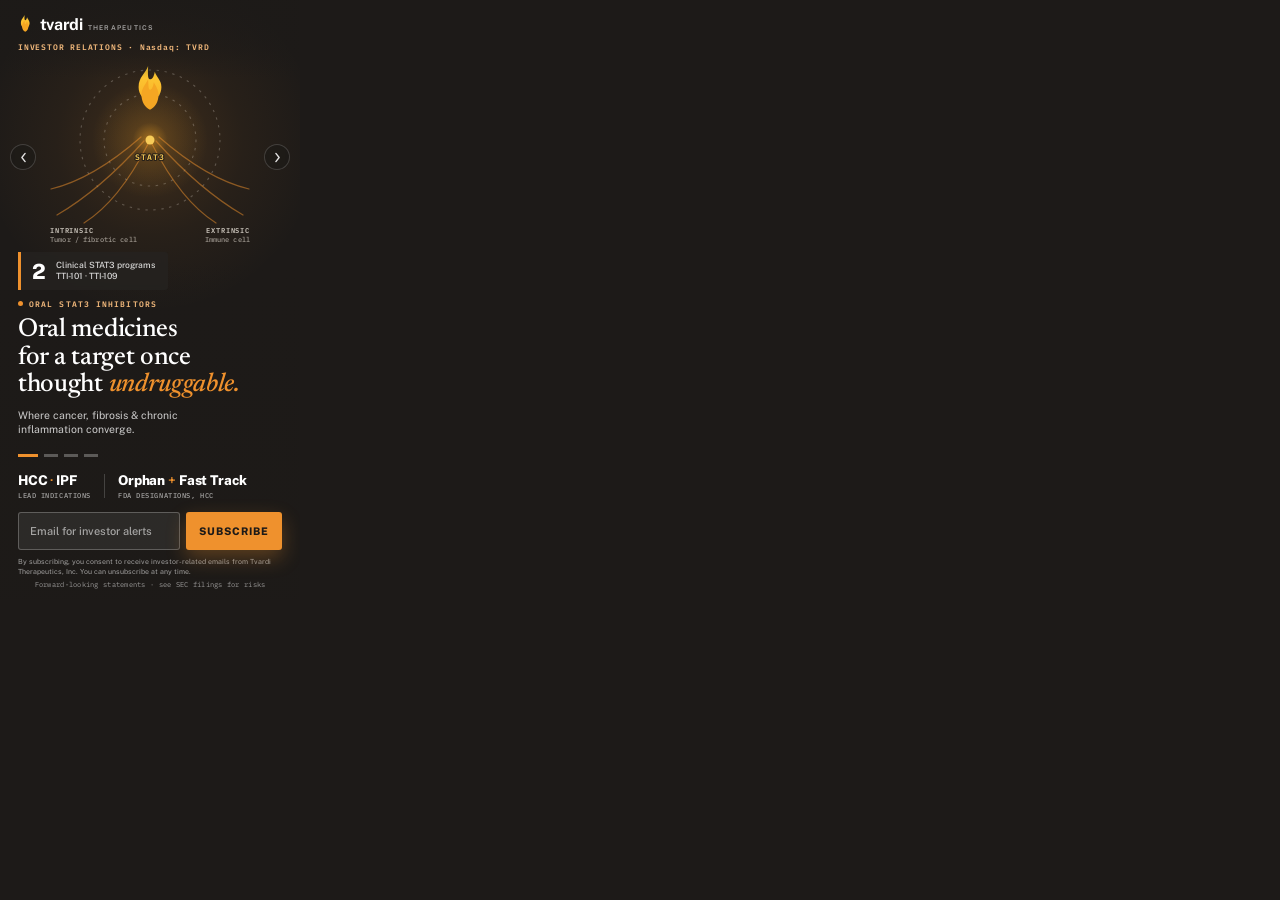
<file: concept-c-dashboard/index.html>
<!DOCTYPE html>
<html lang="en">
<head>
<meta name="robots" content="noindex,nofollow">
<meta charset="UTF-8">
<meta name="ad.size" content="width=300,height=600">
<meta http-equiv="X-UA-Compatible" content="IE=Edge">
<meta name="viewport" content="width=300,initial-scale=1">
<link rel="icon" href="data:,">
<title>Tvardi Therapeutics (Nasdaq: TVRD) · Investor Alerts · 300x600</title>
<link rel="preconnect" href="https://fonts.googleapis.com">
<link rel="preconnect" href="https://fonts.gstatic.com" crossorigin>
<link href="https://fonts.googleapis.com/css2?family=Newsreader:ital,opsz,wght@0,6..72,500;1,6..72,500&family=Public+Sans:wght@400;500;600;700;800&family=IBM+Plex+Mono:wght@500;600&display=swap" rel="stylesheet">
<link rel="stylesheet" href="style.css">
</head>
<body>

<!--
  Tvardi Therapeutics, Inc. (Nasdaq: TVRD), IR display banner, 300x600.
  Concept C: Motif / Dark + investor email sign-up.
  Promotes: https://ir-landing-concepts-tvard.netlify.app/
  Same four motif slides as Concept A (flame over a STAT3 node, dashed
  orbits, converging pathways with travelling ember pulses, inline SVG,
  no raster images), nudged up 10px to make room for the sign-up. A's
  CTA button is replaced by an in-banner email sign-up (input + Subscribe,
  consent + forward-looking-statements line) that posts to SIGNUP_ENDPOINT
  in script.js. Every other click goes to clickTag. Auto-rotation stops
  after ~27s on slide 1. Every number is sourced from the IR page.
-->

<div id="banner" aria-label="Tvardi Therapeutics investor relations advertisement with investor email alerts sign-up">

  <div id="slides">

    <!-- Slide 1 · Overview: the hero motif (dual-signal convergence on STAT3) -->
    <section class="slide" data-index="0">
      <div class="slide-bg" aria-hidden="true">
        <svg class="motif" viewBox="0 0 300 300" aria-hidden="true">
          <defs>
            <radialGradient id="a-glow-1" cx="150" cy="150" r="58" gradientUnits="userSpaceOnUse"><stop offset="0" stop-color="#F5A623" stop-opacity=".55"/><stop offset=".3" stop-color="#F5A623" stop-opacity=".15"/><stop offset="1" stop-color="#F5A623" stop-opacity="0"/></radialGradient>
            <linearGradient id="a-flame-1" x1="20" y1="0" x2="20" y2="52" gradientUnits="userSpaceOnUse"><stop offset="0" stop-color="#FFCD34"/><stop offset="1" stop-color="#F5A623"/></linearGradient>
          </defs>
          <g class="drift">
            <circle cx="150" cy="150" r="58" fill="url(#a-glow-1)"/>
            <circle class="orbit" cx="150" cy="150" r="70"/>
            <circle class="orbit" cx="150" cy="150" r="46"/>
            <!-- the site hero's tulip fan (M50,344 Q120,292 190,190 ...), rescaled to this node and orbit -->
            <g class="paths">
              <path d="M57,225 Q100,200 144,151"/>
              <path d="M84,233 Q119,211 148,154"/>
              <path d="M51,199 Q93,189 141,147"/>
              <path d="M243,225 Q200,200 156,151"/>
              <path d="M216,233 Q181,211 152,154"/>
              <path d="M249,199 Q207,189 159,147"/>
            </g>
            <g class="pulses">
              <circle class="pulse" r="2.4" style="offset-path:path('M57,225 Q100,200 144,151')"/>
              <circle class="pulse" r="2.4" style="offset-path:path('M84,233 Q119,211 148,154')"/>
              <circle class="pulse" r="2.4" style="offset-path:path('M51,199 Q93,189 141,147')"/>
              <circle class="pulse" r="2.4" style="offset-path:path('M243,225 Q200,200 156,151')"/>
              <circle class="pulse" r="2.4" style="offset-path:path('M216,233 Q181,211 152,154')"/>
              <circle class="pulse" r="2.4" style="offset-path:path('M249,199 Q207,189 159,147')"/>
            </g>
            <g transform="translate(131,76) scale(.95)"><g class="flame">
              <path d="M18 0C15 8 8 12 8 22C8 30 13 36 20 36C27 36 32 30 32 22C32 15 27 12 25 6C24 12 22 14 20 14C17 14 18 6 18 0Z" fill="url(#a-flame-1)"/>
              <path d="M18 14C15 20 11 24 11 30C11 38 15 44 20 46C25 44 29 38 29 30C29 25 26 21 24 17C23.5 22 21.5 25 20 25C18 25 18.5 18 18 14Z" fill="#F5A623"/>
            </g></g>
            <circle class="node" cx="150" cy="150" r="4.5"/>
            <text class="tag" x="150" y="170" text-anchor="middle">STAT3</text>
          </g>
          <text class="lbl" x="50" y="243">INTRINSIC</text>
          <text class="lbl-sub" x="50" y="252">Tumor / fibrotic cell</text>
          <text class="lbl" x="250" y="243" text-anchor="end">EXTRINSIC</text>
          <text class="lbl-sub" x="250" y="252" text-anchor="end">Immune cell</text>
        </svg>
      </div>
      <div class="slide-scrim-top"></div>
      <div class="slide-scrim-bottom"></div>
      <div class="slide-copy">
        <div class="mid-chip">
          <span class="chip-num">2</span>
          <span class="chip-label">Clinical STAT3 programs<br>TTI-101 · TTI-109</span>
        </div>
        <div class="copy-bottom">
          <div class="kicker">Oral STAT3 inhibitors</div>
          <h1>Oral medicines<br>for a target once<br>thought <em>undruggable.</em></h1>
          <p>Where cancer, fibrosis &amp; chronic<br>inflammation converge.</p>
        </div>
      </div>
    </section>

    <!-- Slide 2 · Proof: pathways converge; STAT3 itself is inhibited at the shared node -->
    <section class="slide" data-index="1">
      <div class="slide-bg" aria-hidden="true">
        <svg class="motif" viewBox="0 0 300 300" aria-hidden="true">
          <defs>
            <radialGradient id="a-glow-2" cx="150" cy="150" r="58" gradientUnits="userSpaceOnUse"><stop offset="0" stop-color="#F5A623" stop-opacity=".22"/><stop offset=".45" stop-color="#F5A623" stop-opacity=".07"/><stop offset="1" stop-color="#F5A623" stop-opacity="0"/></radialGradient>
            <linearGradient id="a-flame-2" x1="20" y1="0" x2="20" y2="52" gradientUnits="userSpaceOnUse"><stop offset="0" stop-color="#FFCD34"/><stop offset="1" stop-color="#F5A623"/></linearGradient>
          </defs>
          <g class="drift">
            <circle cx="150" cy="150" r="58" fill="url(#a-glow-2)"/>
            <circle class="orbit" cx="150" cy="150" r="70"/>
            <circle class="orbit" cx="150" cy="150" r="46"/>
            <!-- same six pathways as slide 1, running all the way into the node -->
            <g class="paths">
              <path d="M57,225 Q100,200 144,151"/>
              <path d="M84,233 Q119,211 148,154"/>
              <path d="M51,199 Q93,189 141,147"/>
              <path d="M243,225 Q200,200 156,151"/>
              <path d="M216,233 Q181,211 152,154"/>
              <path d="M249,199 Q207,189 159,147"/>
            </g>
            <g class="pulses pulses-stop">
              <circle class="pulse" r="2.4" style="offset-path:path('M57,225 Q100,200 144,151')"/>
              <circle class="pulse" r="2.4" style="offset-path:path('M84,233 Q119,211 148,154')"/>
              <circle class="pulse" r="2.4" style="offset-path:path('M51,199 Q93,189 141,147')"/>
              <circle class="pulse" r="2.4" style="offset-path:path('M243,225 Q200,200 156,151')"/>
              <circle class="pulse" r="2.4" style="offset-path:path('M216,233 Q181,211 152,154')"/>
              <circle class="pulse" r="2.4" style="offset-path:path('M249,199 Q207,189 159,147')"/>
            </g>
            <g transform="translate(134,80) scale(.8)"><g class="flame flame-low">
              <path d="M18 0C15 8 8 12 8 22C8 30 13 36 20 36C27 36 32 30 32 22C32 15 27 12 25 6C24 12 22 14 20 14C17 14 18 6 18 0Z" fill="url(#a-flame-2)"/>
              <path d="M18 14C15 20 11 24 11 30C11 38 15 44 20 46C25 44 29 38 29 30C29 25 26 21 24 17C23.5 22 21.5 25 20 25C18 25 18.5 18 18 14Z" fill="#F5A623"/>
            </g></g>
            <!-- inhibition sits on STAT3 itself: a tight ring around the dimmed node -->
            <circle class="ring" cx="150" cy="150" r="11"/>
            <circle class="node node-off" cx="150" cy="150" r="4.5"/>
            <text class="tag tag-off" x="150" y="172" text-anchor="middle">STAT3</text>
            <path class="leader" d="M158.5,142.5 L166,135"/>
            <text class="tag callout" x="169" y="125">TTI-101</text>
            <text class="lbl callout" x="169" y="134.5">SHARED NODE</text>
            <text class="lbl-sub callout" x="169" y="143.5">Inhibited directly</text>
          </g>
          <text class="lbl" x="50" y="243">INTRINSIC</text>
          <text class="lbl-sub" x="50" y="252">Tumor / fibrotic cell</text>
          <text class="lbl" x="250" y="243" text-anchor="end">EXTRINSIC</text>
          <text class="lbl-sub" x="250" y="252" text-anchor="end">Immune cell</text>
        </svg>
      </div>
      <div class="slide-scrim-top"></div>
      <div class="slide-scrim-bottom"></div>
      <div class="slide-copy">
        <div class="mid-chip">
          <span class="chip-num">9.4<em>%</em></span>
          <span class="chip-label">Fibrosis-score decrease, wk 12<br>vs 2.4% on placebo</span>
        </div>
        <div class="copy-bottom">
          <div class="kicker">TTI-101 · Clinical evidence</div>
          <h1>Fibrosis score<br>improvement in<br><em>IPF at week 12.</em></h1>
          <p>Phase 2 REVERT IPF, per company disclosures.</p>
        </div>
      </div>
    </section>

    <!-- Slide 3 · Platform: TTI-109 sheds its phosphate cap and becomes active drug -->
    <section class="slide" data-index="2">
      <div class="slide-bg" aria-hidden="true">
        <svg class="motif" viewBox="0 0 300 300" aria-hidden="true">
          <defs>
            <radialGradient id="a-glow-3" cx="214" cy="150" r="54" gradientUnits="userSpaceOnUse"><stop offset="0" stop-color="#F5A623" stop-opacity=".5"/><stop offset=".3" stop-color="#F5A623" stop-opacity=".14"/><stop offset="1" stop-color="#F5A623" stop-opacity="0"/></radialGradient>
            <linearGradient id="a-flame-3" x1="20" y1="0" x2="20" y2="52" gradientUnits="userSpaceOnUse"><stop offset="0" stop-color="#FFCD34"/><stop offset="1" stop-color="#F5A623"/></linearGradient>
          </defs>
          <g class="drift">
            <circle cx="214" cy="150" r="54" fill="url(#a-glow-3)"/>
            <!-- target: STAT3 node with orbits -->
            <circle class="orbit" cx="214" cy="150" r="44"/>
            <circle class="orbit" cx="214" cy="150" r="28"/>
            <!-- clock face around the prodrug: 11 ticks (10 o'clock omitted for the phosphate cap), a sweep that stops short of 2 o'clock -->
            <g class="ticks">
              <path d="M84,109V113M104.5,114.5L102.5,118M119.5,129.5L116,131.5M125,150H121M119.5,170.5L116,168.5M104.5,185.5L102.5,182M84,191V187M63.5,185.5L65.5,182M48.5,170.5L52,168.5M43,150H47M63.5,114.5L65.5,118"/>
            </g>
            <circle class="sweep" cx="84" cy="150" r="34" pathLength="100" transform="rotate(-90 84 150)"/>
            <!-- flow: the active core travels into STAT3 -->
            <path id="a-flow-3" class="flow" d="M104,146 Q158,112 206,146"/>
            <text class="lbl lbl-flow" dy="-8"><textPath href="#a-flow-3" startOffset="50%" text-anchor="middle">ACTIVE TTI-101</textPath></text>
            <g class="pulses">
              <circle class="pulse" r="2.4" style="offset-path:path('M104,146 Q158,112 206,146')"/>
              <circle class="pulse" r="2.4" style="offset-path:path('M104,146 Q158,112 206,146')"/>
              <circle class="pulse" r="2.4" style="offset-path:path('M104,146 Q158,112 206,146')"/>
            </g>
            <!-- molecule: TTI-101 core (hexagonal ring) -->
            <g class="mol">
              <path d="M84,133L98.7,141.5L98.7,158.5L84,167L69.3,158.5L69.3,141.5Z"/>
              <circle cx="84" cy="133" r="2.4"/><circle cx="98.7" cy="141.5" r="2.4"/><circle cx="98.7" cy="158.5" r="2.4"/>
              <circle cx="84" cy="167" r="2.4"/><circle cx="69.3" cy="158.5" r="2.4"/><circle cx="69.3" cy="141.5" r="2.4"/>
            </g>
            <!-- phosphate cap: detaches, then the core is free to act -->
            <g class="cap">
              <path class="cap-bond" d="M69.3,141.5L60.5,136.4"/>
              <circle class="cap-ring" cx="54" cy="132.6" r="7.5"/>
              <text class="cap-p" x="54" y="135.4" text-anchor="middle">P</text>
            </g>
            <!-- the slide-1 lockup: flame over the STAT3 node -->
            <g transform="translate(205,113) scale(.45)"><g class="flame">
              <path d="M18 0C15 8 8 12 8 22C8 30 13 36 20 36C27 36 32 30 32 22C32 15 27 12 25 6C24 12 22 14 20 14C17 14 18 6 18 0Z" fill="url(#a-flame-3)"/>
              <path d="M18 14C15 20 11 24 11 30C11 38 15 44 20 46C25 44 29 38 29 30C29 25 26 21 24 17C23.5 22 21.5 25 20 25C18 25 18.5 18 18 14Z" fill="#F5A623"/>
            </g></g>
            <circle class="node" cx="214" cy="150" r="4.5"/>
            <text class="tag" x="214" y="170" text-anchor="middle">STAT3</text>
          </g>
          <text class="lbl" x="84" y="214" text-anchor="middle">TTI-109</text>
          <text class="lbl-sub" x="84" y="223" text-anchor="middle">Phosphate prodrug</text>
          <text class="lbl" x="214" y="214" text-anchor="middle">TARGET ENGAGEMENT</text>
          <text class="lbl-sub" x="214" y="223" text-anchor="middle">Confirmed in Phase 1</text>
        </svg>
      </div>
      <div class="slide-scrim-top"></div>
      <div class="slide-scrim-bottom"></div>
      <div class="slide-copy">
        <div class="mid-chip">
          <span class="chip-num">&lt;2<em>&nbsp;hrs</em></span>
          <span class="chip-label">TTI-109 prodrug<br>conversion to active drug</span>
        </div>
        <div class="copy-bottom">
          <div class="kicker">Next-gen prodrug · TTI-109</div>
          <h1>TTI-101-equivalent<br>exposure, improved<br><em>tolerability.</em></h1>
          <p>TTI-109 diarrhea events avg. 0.46 days<br>vs 3.35 for TTI-101.</p>
        </div>
      </div>
    </section>

    <!-- Slide 4 · Catalyst: two sourced milestones reached; the flame-lit node marks the Phase 2 HCC readout next -->
    <section class="slide" data-index="3">
      <div class="slide-bg" aria-hidden="true">
        <svg class="motif" viewBox="0 0 300 300" aria-hidden="true">
          <defs>
            <radialGradient id="a-glow-4" cx="230" cy="167" r="50" gradientUnits="userSpaceOnUse"><stop offset="0" stop-color="#F5A623" stop-opacity=".42"/><stop offset=".35" stop-color="#F5A623" stop-opacity=".12"/><stop offset="1" stop-color="#F5A623" stop-opacity="0"/></radialGradient>
            <linearGradient id="a-flame-4" x1="20" y1="0" x2="20" y2="52" gradientUnits="userSpaceOnUse"><stop offset="0" stop-color="#FFCD34"/><stop offset="1" stop-color="#F5A623"/></linearGradient>
          </defs>
          <g class="drift drift-rail">
            <circle cx="230" cy="167" r="50" fill="url(#a-glow-4)"/>
            <circle class="orbit" cx="230" cy="167" r="24"/>
            <circle class="orbit" cx="230" cy="167" r="14"/>
            <path class="rail-base" d="M50,167H250"/>
            <path class="rail-done" d="M70,167H150"/>
            <path class="rail-next" d="M150,167H222"/>
            <g class="pulses pulses-rail">
              <circle class="pulse" r="2.2" style="offset-path:path('M70,167 L224,167')"/>
              <circle class="pulse" r="2.2" style="offset-path:path('M70,167 L224,167')"/>
              <circle class="pulse" r="2.2" style="offset-path:path('M70,167 L224,167')"/>
            </g>
            <g class="step-done">
              <circle class="halo" cx="70" cy="167" r="9"/><circle cx="70" cy="167" r="4.6"/>
              <circle class="halo" cx="150" cy="167" r="9"/><circle cx="150" cy="167" r="4.6"/>
            </g>
            <circle class="ping" cx="230" cy="167" r="6"/>
            <circle class="step-next" cx="230" cy="167" r="6"/>
            <!-- the slide-1 lockup: flame over the next node -->
            <g transform="translate(221.6,134) scale(.42)"><g class="flame">
              <path d="M18 0C15 8 8 12 8 22C8 30 13 36 20 36C27 36 32 30 32 22C32 15 27 12 25 6C24 12 22 14 20 14C17 14 18 6 18 0Z" fill="url(#a-flame-4)"/>
              <path d="M18 14C15 20 11 24 11 30C11 38 15 44 20 46C25 44 29 38 29 30C29 25 26 21 24 17C23.5 22 21.5 25 20 25C18 25 18.5 18 18 14Z" fill="#F5A623"/>
            </g></g>
            <text class="lbl lbl-step" x="70" y="199" text-anchor="middle">REVERT IPF</text>
            <text class="lbl-sub" x="70" y="208" text-anchor="middle">Phase 2 data</text>
            <text class="lbl lbl-step" x="150" y="199" text-anchor="middle">TTI-109</text>
            <text class="lbl-sub" x="150" y="208" text-anchor="middle">Phase 1 complete</text>
            <text class="lbl lbl-step lbl-next" x="230" y="199" text-anchor="middle">PHASE 2 HCC</text>
            <text class="lbl-sub" x="230" y="208" text-anchor="middle">NCT05440708</text>
          </g>
        </svg>
      </div>
      <div class="slide-scrim-top"></div>
      <div class="slide-scrim-bottom"></div>
      <div class="slide-copy">
        <div class="mid-chip">
          <span class="chip-num">H2<em>&nbsp;2026</em></span>
          <span class="chip-label">Topline Phase 2 HCC<br>data expected</span>
        </div>
        <div class="copy-bottom">
          <div class="kicker">Catalyst · Illustrative financials</div>
          <h1>Next up: topline<br>Phase 2 data<br><em>in HCC.</em></h1>
          <p>$25.0M cash &amp; short-term investments, Mar 31, 2026.</p>
        </div>
      </div>
    </section>

  </div>

  <!-- Persistent chrome: sits above the rotating slides -->
  <header id="top-bar" class="reveal" data-delay="0">
    <div id="logo">
      <svg class="mark" viewBox="0 0 40 52" aria-hidden="true" xmlns="http://www.w3.org/2000/svg"><defs><linearGradient id="mark-flame" x1="20" y1="0" x2="20" y2="52" gradientUnits="userSpaceOnUse"><stop offset="0" stop-color="#FFCD34"/><stop offset="1" stop-color="#F5A623"/></linearGradient></defs><path d="M18 0C15 8 8 12 8 22C8 30 13 36 20 36C27 36 32 30 32 22C32 15 27 12 25 6C24 12 22 14 20 14C17 14 18 6 18 0Z" fill="url(#mark-flame)"/><path d="M18 14C15 20 11 24 11 30C11 38 15 44 20 46C25 44 29 38 29 30C29 25 26 21 24 17C23.5 22 21.5 25 20 25C18 25 18.5 18 18 14Z" fill="#F5A623"/></svg>
      <span id="wordmark">tvardi<small>Therapeutics</small></span>
    </div>
    <div id="eyebrow">INVESTOR&nbsp;RELATIONS&nbsp;·&nbsp;Nasdaq:&nbsp;TVRD</div>
  </header>

  <button type="button" class="nav-arrow" id="arrow-prev" aria-label="Previous slide">
    <svg viewBox="0 0 16 16"><path d="M10 3 6 8l4 5" stroke="currentColor" stroke-width="1.7" fill="none" stroke-linecap="round" stroke-linejoin="round"/></svg>
  </button>
  <button type="button" class="nav-arrow" id="arrow-next" aria-label="Next slide">
    <svg viewBox="0 0 16 16"><path d="M6 3l4 5-4 5" stroke="currentColor" stroke-width="1.7" fill="none" stroke-linecap="round" stroke-linejoin="round"/></svg>
  </button>

  <div id="bottom-fixed" class="reveal" data-delay="4">
    <div id="dots" role="tablist" aria-label="Slide selector">
      <button class="dot active" data-index="0" aria-label="Slide 1: Oral STAT3 inhibitors"></button>
      <button class="dot" data-index="1" aria-label="Slide 2: REVERT IPF Phase 2 data"></button>
      <button class="dot" data-index="2" aria-label="Slide 3: TTI-109 prodrug"></button>
      <button class="dot" data-index="3" aria-label="Slide 4: HCC topline catalyst"></button>
    </div>

    <div id="stat-row">
      <div class="stat">
        <span class="stat-num">HCC<em> · </em>IPF</span>
        <span class="stat-label">Lead indications</span>
      </div>
      <div class="stat-div"></div>
      <div class="stat">
        <span class="stat-num">Orphan<em> + </em>Fast Track</span>
        <span class="stat-label">FDA designations, HCC</span>
      </div>
    </div>

    <!-- In-banner mailing-list sign-up, in the slot A uses for its CTA.
         Submits to SIGNUP_ENDPOINT in script.js; the error message swaps
         in for the consent line and the success state swaps in over the
         input row, so nothing shifts. -->
    <form id="signup" novalidate>
      <label class="sr-only" for="signup-email">Email address for Tvardi investor alerts</label>
      <div id="signup-row">
        <input type="email" id="signup-email" name="email" placeholder="Email for investor alerts" autocomplete="email" inputmode="email" spellcheck="false" required>
        <button type="submit" id="signup-btn">Subscribe</button>
        <div id="signup-done" aria-hidden="true">
          <svg viewBox="0 0 16 16" aria-hidden="true"><path d="M3.5 8.5 6.5 11.5 12.5 4.5" stroke="currentColor" stroke-width="1.8" fill="none" stroke-linecap="round" stroke-linejoin="round"/></svg>
          <span id="signup-done-text">You're subscribed. Watch your inbox.</span>
        </div>
      </div>
      <p id="signup-consent">By subscribing, you consent to receive investor-related emails from Tvardi Therapeutics, Inc. You can unsubscribe at any time.</p>
      <p id="signup-msg" role="status" aria-live="polite"></p>
      <p id="fls-line">Forward-looking statements · see SEC filings for risks</p>
    </form>
  </div>

  <!-- Standard HTML5-ad click-tag plumbing -->
  <div id="click-tag-wrapper"></div>
</div>

<script src="script.js"></script>
</body>
</html>
</file>
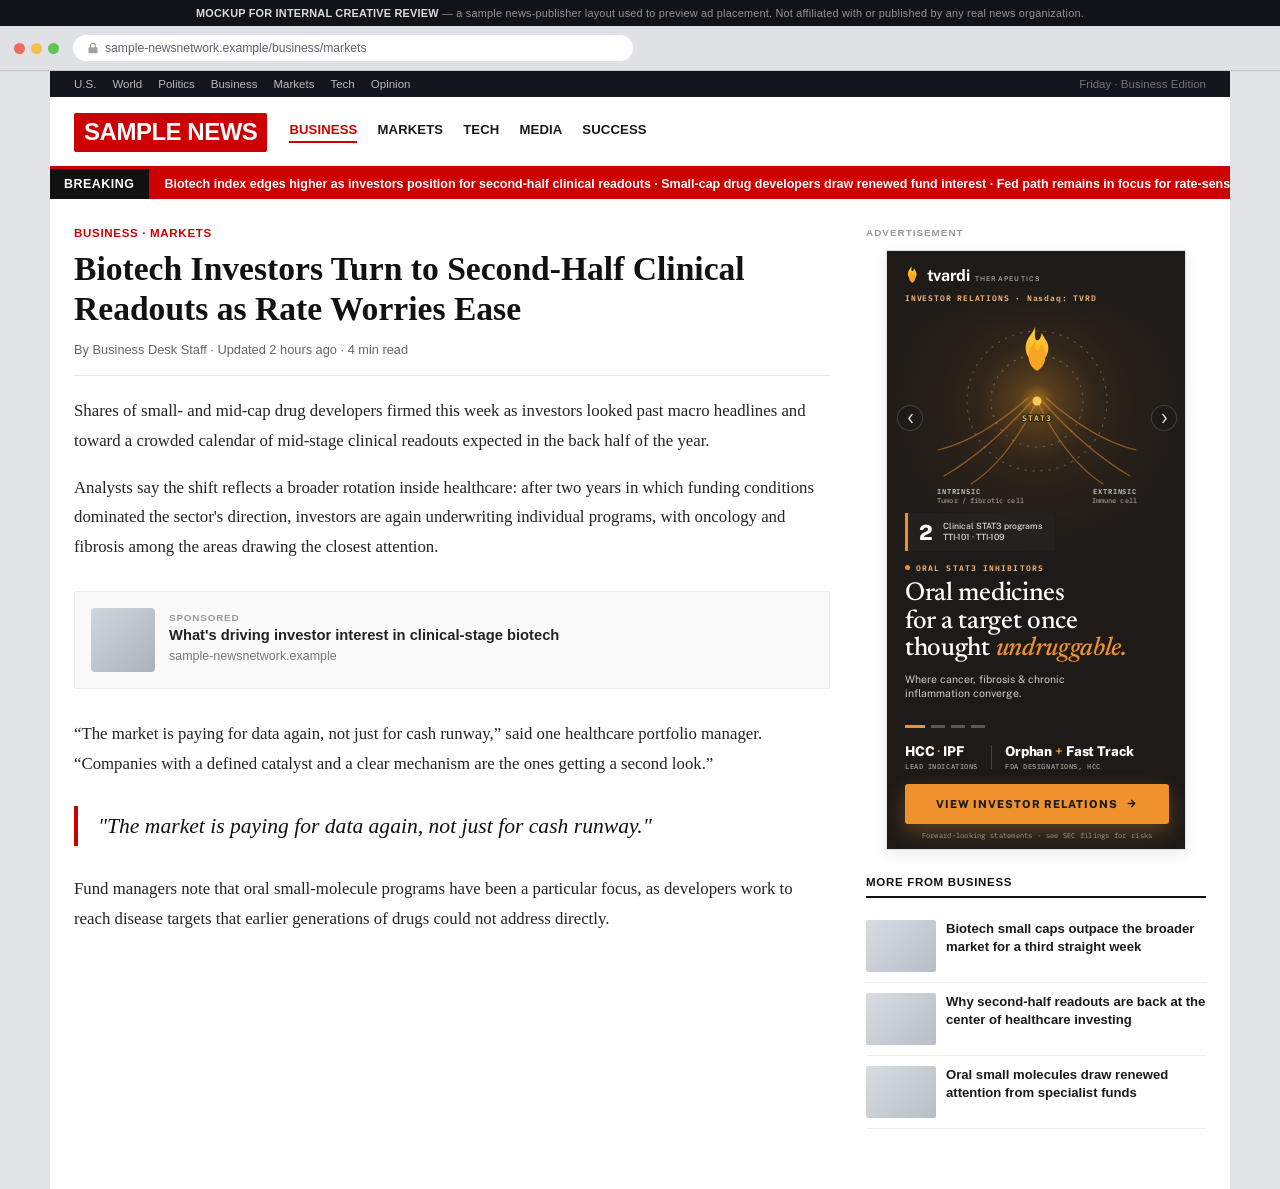
<file: context-preview/news.html>
<!DOCTYPE html>
<html lang="en">
<head>
<meta name="robots" content="noindex,nofollow">
<meta charset="UTF-8">
<meta name="viewport" content="width=device-width,initial-scale=1">
<title>In-Context Preview — Sample News Publisher Page</title>
<style>
  * { margin:0; padding:0; box-sizing:border-box; }
  html, body { background:#e2e5e8; font-family:Helvetica, Arial, sans-serif; }

  /* ---- disclaimer strip ---- */
  #disclaimer {
    background:#111318;
    color:rgba(255,255,255,0.55);
    font-size:0.68rem;
    letter-spacing:0.02em;
    text-align:center;
    padding:7px 12px;
  }
  #disclaimer strong { color:rgba(255,255,255,0.85); }

  /* ---- fake browser chrome ---- */
  #browser-chrome {
    background:#dfe1e5;
    border-bottom:1px solid #c3c6cb;
    padding:9px 14px;
    display:flex;
    align-items:center;
    gap:14px;
  }
  #traffic-lights { display:flex; gap:6px; flex:0 0 auto; }
  #traffic-lights span { width:11px; height:11px; border-radius:50%; display:inline-block; }
  #traffic-lights span:nth-child(1){ background:#ed6a5e; }
  #traffic-lights span:nth-child(2){ background:#f4bf4f; }
  #traffic-lights span:nth-child(3){ background:#61c454; }
  #url-bar {
    flex:1 1 auto;
    background:#fff;
    border-radius:14px;
    padding:6px 14px;
    font-size:0.76rem;
    color:#5f6368;
    display:flex;
    align-items:center;
    gap:6px;
    max-width:560px;
  }
  #url-bar svg { flex:0 0 auto; opacity:0.6; }

  /* ---- site wrapper ---- */
  #site { background:#fff; max-width:1180px; margin:0 auto; }

  /* utility nav */
  #utility-nav {
    background:#12151b;
    color:rgba(255,255,255,0.7);
    font-size:0.72rem;
    display:flex;
    align-items:center;
    justify-content:space-between;
    padding:7px 24px;
  }
  #utility-nav .links { display:flex; gap:16px; }
  #utility-nav .links span:hover { color:#fff; }
  #utility-nav .meta { color:rgba(255,255,255,0.4); }

  /* masthead */
  #masthead {
    display:flex;
    align-items:center;
    gap:22px;
    padding:16px 24px 14px;
    border-bottom:3px solid #cc0000;
  }
  #logo {
    background:#cc0000;
    color:#fff;
    font-weight:900;
    font-size:1.5rem;
    letter-spacing:-0.02em;
    padding:5px 10px 6px;
    border-radius:2px;
    font-family:Arial, Helvetica, sans-serif;
  }
  #masthead nav { display:flex; gap:20px; flex:1; }
  #masthead nav span {
    font-size:0.82rem;
    font-weight:700;
    color:#1a1a1a;
    text-transform:uppercase;
    letter-spacing:0.01em;
    cursor:default;
  }
  #masthead nav span.active { color:#cc0000; border-bottom:2px solid #cc0000; padding-bottom:4px; }

  /* breaking ticker */
  #ticker {
    background:#cc0000;
    color:#fff;
    display:flex;
    align-items:center;
    font-size:0.78rem;
    font-weight:600;
    overflow:hidden;
    white-space:nowrap;
  }
  #ticker .badge {
    background:#111;
    padding:8px 14px;
    font-weight:900;
    letter-spacing:0.04em;
    flex:0 0 auto;
  }
  #ticker .feed { padding:8px 16px; }

  /* content grid */
  #content {
    display:grid;
    grid-template-columns:1fr 340px;
    gap:36px;
    padding:28px 24px 60px;
  }

  article .eyebrow {
    color:#cc0000;
    font-size:0.72rem;
    font-weight:800;
    letter-spacing:0.06em;
    text-transform:uppercase;
    margin-bottom:10px;
  }
  article h1 {
    font-family:Georgia, 'Times New Roman', serif;
    font-size:2.1rem;
    line-height:1.18;
    color:#111;
    margin-bottom:14px;
  }
  article .byline {
    font-size:0.8rem;
    color:#666;
    margin-bottom:20px;
    padding-bottom:18px;
    border-bottom:1px solid #e5e5e5;
  }
  article p {
    font-family:Georgia, 'Times New Roman', serif;
    font-size:1.05rem;
    line-height:1.75;
    color:#232323;
    margin-bottom:18px;
  }
  article .pull-quote {
    font-family:Georgia, 'Times New Roman', serif;
    font-style:italic;
    font-size:1.35rem;
    line-height:1.5;
    color:#111;
    border-left:4px solid #cc0000;
    padding:4px 0 4px 20px;
    margin:28px 0;
  }
  .native-slot {
    margin:30px 0;
    border:1px solid #eee;
    background:#fafafa;
    padding:16px;
    display:flex;
    gap:14px;
    align-items:center;
  }
  .native-slot .swatch { width:64px; height:64px; border-radius:4px; background:linear-gradient(135deg,#cfd6dd,#aab3bd); flex:0 0 auto; }
  .native-slot .txt .tag { font-size:0.62rem; font-weight:800; letter-spacing:0.08em; color:#999; text-transform:uppercase; margin-bottom:4px; }
  .native-slot .txt h4 { font-size:0.92rem; color:#222; margin-bottom:3px; }
  .native-slot .txt p { font-size:0.78rem; color:#777; margin:0; font-family:Helvetica, Arial, sans-serif; }

  /* right rail */
  aside { display:flex; flex-direction:column; align-items:center; gap:10px; }
  aside .sponsor-label {
    align-self:flex-start;
    font-size:0.62rem;
    font-weight:800;
    letter-spacing:0.1em;
    text-transform:uppercase;
    color:#9a9a9a;
    margin-bottom:2px;
  }
  #ad-slot {
    width:300px;
    height:600px;
    border:1px solid #e2e2e2;
    box-shadow:0 4px 14px rgba(0,0,0,0.08);
    overflow:hidden;
    background:#000;
  }
  #ad-slot iframe { width:300px; height:600px; border:0; display:block; }

  .rail-more {
    align-self:stretch;
    margin-top:16px;
  }
  .rail-more .heading {
    font-size:0.72rem;
    font-weight:800;
    letter-spacing:0.06em;
    text-transform:uppercase;
    color:#111;
    border-bottom:2px solid #111;
    padding-bottom:8px;
    margin-bottom:12px;
  }
  .rail-item {
    display:flex;
    gap:10px;
    padding:10px 0;
    border-bottom:1px solid #eee;
  }
  .rail-item .thumb { width:70px; height:52px; border-radius:2px; background:linear-gradient(135deg,#d8dde2,#b7bec6); flex:0 0 auto; }
  .rail-item p { font-family:Helvetica, Arial, sans-serif; font-size:0.82rem; line-height:1.35; color:#1a1a1a; font-weight:600; }

  @media (max-width:900px) {
    #content { grid-template-columns:1fr; }
    aside { align-items:stretch; }
    #ad-slot { margin:0 auto; }
  }
</style>
</head>
<body>

<div id="disclaimer">
  <strong>MOCKUP FOR INTERNAL CREATIVE REVIEW</strong> — a sample news-publisher layout used to preview ad placement. Not affiliated with or published by any real news organization.
</div>

<div id="browser-chrome">
  <div id="traffic-lights"><span></span><span></span><span></span></div>
  <div id="url-bar">
    <svg width="12" height="12" viewBox="0 0 16 16"><path d="M8 1a4 4 0 00-4 4v2H3a1 1 0 00-1 1v6a1 1 0 001 1h10a1 1 0 001-1V8a1 1 0 00-1-1h-1V5a4 4 0 00-4-4zm-2.5 6V5a2.5 2.5 0 015 0v2h-5z" fill="currentColor"/></svg>
    sample-newsnetwork.example/business/markets
  </div>
</div>

<div id="site">
  <div id="utility-nav">
    <div class="links">
      <span>U.S.</span><span>World</span><span>Politics</span><span>Business</span><span>Markets</span><span>Tech</span><span>Opinion</span>
    </div>
    <div class="meta">Friday · Business Edition</div>
  </div>

  <div id="masthead">
    <div id="logo">SAMPLE&nbsp;NEWS</div>
    <nav>
      <span class="active">Business</span>
      <span>Markets</span>
      <span>Tech</span>
      <span>Media</span>
      <span>Success</span>
    </nav>
  </div>

  <div id="ticker">
    <span class="badge">BREAKING</span>
    <span class="feed">Biotech index edges higher as investors position for second-half clinical readouts · Small-cap drug developers draw renewed fund interest · Fed path remains in focus for rate-sensitive sectors</span>
  </div>

  <div id="content">
    <article>
      <div class="eyebrow">Business · Markets</div>
      <h1>Biotech Investors Turn to Second-Half Clinical Readouts as Rate Worries Ease</h1>
      <div class="byline">By Business Desk Staff · Updated 2 hours ago · 4 min read</div>

      <p>Shares of small- and mid-cap drug developers firmed this week as investors looked past macro headlines and toward a crowded calendar of mid-stage clinical readouts expected in the back half of the year.</p>

      <p>Analysts say the shift reflects a broader rotation inside healthcare: after two years in which funding conditions dominated the sector&#x27;s direction, investors are again underwriting individual programs, with oncology and fibrosis among the areas drawing the closest attention.</p>

      <div class="native-slot">
        <div class="swatch"></div>
        <div class="txt">
          <div class="tag">Sponsored</div>
          <h4>What&#x27;s driving investor interest in clinical-stage biotech</h4>
          <p>sample-newsnetwork.example</p>
        </div>
      </div>

      <p>“The market is paying for data again, not just for cash runway,” said one healthcare portfolio manager. “Companies with a defined catalyst and a clear mechanism are the ones getting a second look.”</p>

      <div class="pull-quote">"The market is paying for data again, not just for cash runway."</div>

      <p>Fund managers note that oral small-molecule programs have been a particular focus, as developers work to reach disease targets that earlier generations of drugs could not address directly.</p>
    </article>

    <aside>
      <div class="sponsor-label">Advertisement</div>
      <div id="ad-slot">
        <iframe id="ad-frame" title="Sample ad placement" scrolling="no"></iframe>
      </div>

      <div class="rail-more">
        <div class="heading">More From Business</div>
        <div class="rail-item"><div class="thumb"></div><p>Biotech small caps outpace the broader market for a third straight week</p></div>
        <div class="rail-item"><div class="thumb"></div><p>Why second-half readouts are back at the center of healthcare investing</p></div>
        <div class="rail-item"><div class="thumb"></div><p>Oral small molecules draw renewed attention from specialist funds</p></div>
      </div>
    </aside>
  </div>
</div>

<script>
  var CONCEPTS = {
    a: '../concept-a-photo/index.html',
    b: '../concept-b-editorial/index.html',
    c: '../concept-c-dashboard/index.html'
  }
  var params = new URLSearchParams(window.location.search)
  var concept = params.get('concept')
  if (!CONCEPTS[concept]) concept = 'a'
  document.getElementById('ad-frame').src = CONCEPTS[concept]
</script>

</body>
</html>
</file>
<file: concept-a-photo/style.css>
/* ── Brand tokens: the ONLY place colors are defined. Values are the
   Tvardi IR page's own :root (--deep, --ink, --ember, --flame-tip);
   the rest derive from them (color-mix: Chrome 111+ / Safari 16.2+). ── */
:root {
  --dark:      oklch(0.22 0.006 60);   /* site --deep: permanent charcoal */
  --dark-2:    color-mix(in srgb, var(--dark) 70%, black);
  --navy:      oklch(0.26 0.006 60);   /* site --ink */
  --accent:    oklch(0.74 0.155 62);   /* site --ember #F5A623 (fills / text on dark only) */
  --accent-d:  color-mix(in srgb, var(--accent) 82%, black);
  --accent-lt: color-mix(in srgb, var(--accent) 62%, white);
  --gold:      oklch(0.86 0.14 88);    /* site --flame-tip #FFCD34 */
  --gold-d:    color-mix(in srgb, var(--gold) 85%, black);
  --white:     #ffffff;
  --warm-hi:   oklch(0.95 0.015 80);   /* warm off-white for motif labels */
  --orbit:     oklch(0.92 0.02 78 / 0.26);
  --font-head: 'Newsreader', Georgia, 'Times New Roman', serif;
  --font:      'Public Sans', system-ui, sans-serif;
  --mono:      'IBM Plex Mono', ui-monospace, monospace;
  --ease:      cubic-bezier(0.16,1,0.3,1);
}

* { margin:0; padding:0; box-sizing:border-box; }
html, body { width:300px; height:600px; overflow:hidden; background:var(--dark); }
body { font-family:var(--font); -webkit-font-smoothing:antialiased; }
a { text-decoration:none; color:inherit; }
button { border:0; background:none; font:inherit; color:inherit; cursor:pointer; -webkit-tap-highlight-color:transparent; }

/* ── Canvas ─────────────────────────────────────────────────────────
   Fixed 300x600 stage. A crossfading slide stack sits at the bottom of
   the z-order; persistent chrome (logo, nav, stats, CTA) is pinned on
   top of it and never rotates. */
#banner {
  position:relative;
  width:300px;
  height:600px;
  overflow:hidden;
  cursor:pointer;
  background:var(--dark);
}

/* ── Slide stack ────────────────────────────────────────────────── */
#slides { position:absolute; inset:0; z-index:1; }

.slide {
  position:absolute;
  inset:0;
  opacity:0;
  z-index:1;
  pointer-events:none;
  transition:opacity 0.9s ease;
}
.slide.active { opacity:1; z-index:2; pointer-events:auto; }

/* Motif layer: charcoal + a soft ember glow behind the motif, which sits
   in the upper half (y ~70-255) under the top bar. */
.slide-bg {
  position:absolute;
  inset:0;
  z-index:1;
  overflow:hidden;
  background:
    radial-gradient(circle 170px at 50% 152px, color-mix(in srgb, var(--accent) 17%, transparent) 0%, color-mix(in srgb, var(--accent) 5%, transparent) 55%, transparent 100%),
    radial-gradient(120% 34% at 50% 104%, color-mix(in srgb, var(--accent) 7%, transparent) 0%, transparent 100%),
    var(--dark);
  user-select:none;
}
.motif {
  position:absolute;
  top:0; left:0;
  width:300px; height:300px;
  overflow:visible;
}

/* One shape language across all four variants */
.motif .orbit { fill:none; stroke:var(--orbit); stroke-width:1.1; stroke-dasharray:2.4 5.6; }
.motif .paths path,
.motif .flow { fill:none; stroke:var(--accent); stroke-width:1.2; stroke-linecap:round; opacity:.5; }
.motif .pulse { fill:var(--gold); offset-rotate:0deg; opacity:0; animation:travel 4.6s linear infinite; }
.motif .pulses .pulse:nth-child(2) { animation-delay:1.5s; }
.motif .pulses .pulse:nth-child(3) { animation-delay:2.9s; }
.motif .pulses .pulse:nth-child(4) { animation-delay:.7s; }
.motif .pulses .pulse:nth-child(5) { animation-delay:2.1s; }
.motif .pulses .pulse:nth-child(6) { animation-delay:3.5s; }
@keyframes travel {
  0%   { offset-distance:0%;  opacity:0; }
  10%  { opacity:.95; }
  70%  { opacity:.95; }
  86%  { offset-distance:92%; opacity:0; }
  100% { offset-distance:92%; opacity:0; }
}
.motif .node { fill:var(--gold); animation:node-pulse 2.6s ease-in-out infinite; }
@keyframes node-pulse { 0%,100% { r:4.5; opacity:1; } 50% { r:6.4; opacity:.65; } }
.motif .flame { transform-box:fill-box; transform-origin:center bottom; animation:breathe 4.2s ease-in-out infinite; }
@keyframes breathe { 0%,100% { transform:scale(1); } 50% { transform:scale(1.04); } }
.motif .tag {
  font-family:var(--mono); font-weight:600; font-size:7.5px; letter-spacing:.14em;
  fill:var(--gold);
}
/* charcoal halo keeps motif tags crisp where pathways cross them */
.motif .tag, .motif .lbl-flow {
  paint-order:stroke; stroke:color-mix(in srgb, var(--dark) 85%, transparent); stroke-width:2.2px; stroke-linejoin:round;
}
.motif .lbl {
  font-family:var(--mono); font-weight:600; font-size:7px; letter-spacing:.12em;
  fill:color-mix(in srgb, var(--warm-hi) 80%, transparent);
}
.motif .lbl-sub {
  font-family:var(--mono); font-weight:500; font-size:6.6px; letter-spacing:.02em;
  fill:color-mix(in srgb, var(--warm-hi) 58%, transparent);
}

/* Ambient motion: slow breathing scale + drift on the motif */
.motif .drift {
  transform-box:view-box;
  transform-origin:150px 150px;
  animation:drift 8s ease-in-out infinite alternate;
}
@keyframes drift {
  from { transform:scale(1) translate(0, 0); }
  to   { transform:scale(1.045) translate(0, -2px); }
}

/* Slide 2 · inhibition: pathways reach STAT3; a tight ring on the node
   itself (the drug binding the shared node) and the flame goes dim */
.motif .ring { fill:none; stroke:var(--gold); stroke-width:1.5; opacity:.85; }
.motif .leader { fill:none; stroke:color-mix(in srgb, var(--gold) 70%, transparent); stroke-width:.9; stroke-linecap:round; }
.motif .callout { paint-order:stroke; stroke:color-mix(in srgb, var(--dark) 85%, transparent); stroke-width:2.2px; stroke-linejoin:round; }
.motif .pulses-stop .pulse { animation-name:travel-stop; }
@keyframes travel-stop {
  0%   { offset-distance:0%;   opacity:0; }
  10%  { opacity:.95; }
  62%  { opacity:.95; }
  80%  { offset-distance:100%; opacity:0; }
  100% { offset-distance:100%; opacity:0; }
}
.motif .node-off { fill:var(--dark); stroke:color-mix(in srgb, var(--warm-hi) 45%, transparent); stroke-width:1.2; animation:none; }
.motif .tag-off { fill:color-mix(in srgb, var(--warm-hi) 62%, transparent); }
.motif .flame-low { opacity:.32; }

/* Slide 3 · prodrug: clock sweep, molecule, detaching phosphate cap */
.motif .ticks path { fill:none; stroke:var(--orbit); stroke-width:1.2; stroke-linecap:round; }
.motif .sweep {
  fill:none; stroke:var(--gold); stroke-width:1.6; stroke-linecap:round;
  stroke-dasharray:15.5 100; stroke-dashoffset:15.5;
  animation:sweep 4.6s var(--ease) infinite;
}
@keyframes sweep {
  0%   { stroke-dashoffset:15.5; opacity:1; }
  35%  { stroke-dashoffset:0;    opacity:1; }
  88%  { stroke-dashoffset:0;    opacity:1; }
  100% { stroke-dashoffset:0;    opacity:0; }
}
.motif .mol path { fill:none; stroke:var(--accent); stroke-width:1.3; stroke-linejoin:round; }
.motif .mol circle { fill:var(--accent); }
.motif .cap { animation:detach 4.6s var(--ease) infinite; }
.motif .cap-bond { stroke:var(--gold); stroke-width:1.3; stroke-linecap:round; }
.motif .cap-ring { fill:var(--dark); stroke:var(--gold); stroke-width:1.3; }
.motif .cap-p { font-family:var(--mono); font-weight:600; font-size:8px; fill:var(--gold); }
/* the sweep completes (conversion), then the cap lets go */
@keyframes detach {
  0%, 55% { transform:translate(0, 0); opacity:1; }
  74%     { transform:translate(-9px, -8px); opacity:0; }
  90%     { transform:translate(0, 0); opacity:0; }
  100%    { transform:translate(0, 0); opacity:1; }
}
.motif .lbl-flow { font-size:6.8px; letter-spacing:.14em; fill:var(--accent-lt); }

/* Slide 4 · catalyst: sourced milestones, flame over the next node */
.motif .drift-rail { transform-origin:150px 167px; }
.motif .rail-base { stroke:var(--orbit); stroke-width:1.2; }
.motif .rail-done { stroke:var(--accent); stroke-width:2; stroke-linecap:round; }
.motif .rail-next { stroke:var(--accent); stroke-width:1.6; stroke-dasharray:3 4.5; opacity:.8; }
.motif .step-done circle { fill:var(--accent); }
.motif .step-done .halo { fill:var(--accent); opacity:.16; }
.motif .step-next { fill:var(--dark); stroke:var(--gold); stroke-width:1.8; }
.motif .ping { fill:none; stroke:var(--gold); stroke-width:1.2; animation:ping 2.6s ease-out infinite; }
@keyframes ping { 0% { r:6; opacity:.85; } 100% { r:19; opacity:0; } }
.motif .pulses-rail .pulse { animation-duration:3.6s; }
.motif .pulses-rail .pulse:nth-child(2) { animation-delay:1.2s; }
.motif .pulses-rail .pulse:nth-child(3) { animation-delay:2.4s; }
.motif .lbl-step { font-size:6.8px; letter-spacing:.06em; }
.motif .lbl-next { fill:var(--gold); }

/* Inactive slides stop animating (saves CPU while hidden) */
.slide:not(.active) .motif *,
.slide:not(.active) .motif .drift { animation-play-state:paused; }

.slide-scrim-top, .slide-scrim-bottom {
  position:absolute;
  left:0; right:0;
  z-index:2;
  pointer-events:none;
}
.slide-scrim-top {
  top:0; height:78px;
  background:linear-gradient(180deg, color-mix(in srgb, var(--dark) 92%, transparent) 0%, color-mix(in srgb, var(--dark) 55%, transparent) 60%, color-mix(in srgb, var(--dark) 0%, transparent) 100%);
}
.slide-scrim-bottom {
  bottom:0; height:340px;
  background:linear-gradient(0deg, var(--dark) 0%, color-mix(in srgb, var(--dark) 94%, transparent) 50%, color-mix(in srgb, var(--dark) 0%, transparent) 100%);
}

.slide-copy {
  position:absolute;
  inset:0;
  z-index:3;
  transform:translateY(12px);
  transition:transform 0.9s var(--ease);
}
.slide.active .slide-copy { transform:translateY(0); }

/* Floating stat chip (per slide) */
.mid-chip {
  position:absolute;
  top:262px; left:18px;
  display:flex;
  align-items:center;
  gap:10px;
  padding:8px 13px 8px 11px;
  background:color-mix(in srgb, var(--navy) 78%, transparent);
  border-left:3px solid var(--accent);
  border-radius:0 3px 3px 0;
  backdrop-filter:blur(3px);
  -webkit-backdrop-filter:blur(3px);
}
.chip-num {
  font-family:var(--font);
  font-weight:800;
  font-size:21px;
  line-height:1;
  letter-spacing:-0.01em;
  color:var(--white);
  white-space:nowrap;
}
.chip-num em { font-style:normal; color:var(--accent); }
.chip-label {
  font-family:var(--font);
  font-size:8.6px;
  line-height:1.3;
  font-weight:500;
  color:rgba(255,255,255,0.84);
}

/* Rotating headline block, pinned above the fixed bottom block */
.copy-bottom {
  position:absolute;
  left:0; right:0;
  bottom:150px;
  padding:0 18px;
}
.kicker {
  display:flex;
  align-items:center;
  gap:6px;
  font-family:var(--mono);
  font-weight:600;
  font-size:7.8px;
  letter-spacing:0.14em;
  text-transform:uppercase;
  color:var(--accent-lt);
  margin-bottom:7px;
}
.kicker::before { content:''; width:5px; height:5px; border-radius:50%; background:var(--accent); flex:none; }
.copy-bottom h1 {
  font-family:var(--font-head);
  font-weight:500;
  font-size:26px;
  line-height:1.06;
  letter-spacing:-0.012em;
  color:var(--white);
}
.copy-bottom h1 em { font-style:italic; color:var(--accent); }
.copy-bottom p {
  margin-top:8px;
  font-size:10.5px;
  line-height:1.4;
  color:rgba(255,255,255,0.78);
}

/* ── Persistent chrome (never rotates) ─────────────────────────── */
#top-bar {
  position:absolute;
  top:0; left:0; right:0;
  z-index:5;
  display:flex;
  flex-direction:column;
  gap:7px;
  padding:15px 18px 0;
}
#logo { display:flex; align-items:center; gap:7px; }
#logo .mark { width:14.5px; height:19px; flex:none; }
#wordmark {
  display:inline-flex;
  align-items:baseline;
  gap:5px;
  font-family:var(--font);
  font-weight:700;
  font-size:16px;
  line-height:1;
  letter-spacing:-0.02em;
  color:var(--white);
}
#wordmark small {
  font-size:6.6px;
  font-weight:600;
  letter-spacing:0.19em;
  text-transform:uppercase;
  color:rgba(255,255,255,0.62);
}
#eyebrow {
  font-family:var(--mono);
  font-weight:600;
  font-size:8px;
  letter-spacing:0.1em;
  color:var(--accent-lt);
}

.nav-arrow {
  position:absolute;
  top:154px;
  width:26px; height:26px;
  z-index:5;
  display:flex;
  align-items:center;
  justify-content:center;
  background:color-mix(in srgb, var(--dark) 55%, transparent);
  border:1px solid rgba(255,255,255,0.16);
  border-radius:50%;
  color:rgba(255,255,255,0.88);
  backdrop-filter:blur(2px);
  -webkit-backdrop-filter:blur(2px);
  transition:background .2s ease, transform .15s ease;
}
.nav-arrow svg { width:13px; height:13px; }
.nav-arrow:active { transform:scale(0.9); background:color-mix(in srgb, var(--accent) 55%, transparent); }
#arrow-prev { left:10px; }
#arrow-next { right:10px; }

#bottom-fixed {
  position:absolute;
  left:0; right:0; bottom:0;
  z-index:5;
  padding:0 18px 11px;
}

#dots {
  display:flex;
  gap:6px;
  margin-bottom:10px;
}
.dot {
  width:14px; height:3px;
  border-radius:2px;
  background:rgba(255,255,255,0.28);
  transition:background .3s ease, width .3s ease;
  padding:6px 0;
  background-clip:content-box;
  box-sizing:content-box;
}
.dot.active { background-color:var(--accent); width:20px; }  /* background-color, not the shorthand: keeps background-clip */

#stat-row {
  display:flex;
  align-items:center;
  gap:13px;
}
.stat { display:flex; flex-direction:column; gap:3px; }
.stat-num {
  font-family:var(--font);
  font-weight:800;
  font-size:13.5px;
  line-height:1.1;
  letter-spacing:-0.01em;
  color:var(--white);
  white-space:nowrap;
}
.stat-num em { font-style:normal; font-weight:600; color:var(--accent); }
.stat-label {
  font-family:var(--mono);
  font-size:7px;
  font-weight:500;
  letter-spacing:0.08em;
  text-transform:uppercase;
  color:rgba(255,255,255,0.6);
  white-space:nowrap;
}
.stat-div { width:1px; height:24px; background:rgba(255,255,255,0.18); }

#cta {
  margin-top:13px;
  display:flex;
  align-items:center;
  justify-content:center;
  gap:7px;
  width:100%;
  height:40px;
  background:var(--accent);
  border-radius:3px;
  color:var(--dark);
  font-family:var(--font);
  font-weight:800;
  font-size:11px;
  letter-spacing:0.09em;
  text-transform:uppercase;
  box-shadow:0 8px 20px color-mix(in srgb, var(--accent) 30%, transparent);
  animation:cta-pulse 1.8s ease-in-out 2.6s 6;
}
#cta-arrow { width:13px; height:13px; }
@keyframes cta-pulse {
  0%, 100% { box-shadow:0 8px 20px color-mix(in srgb, var(--accent) 30%, transparent); }
  50%      { box-shadow:0 8px 28px color-mix(in srgb, var(--accent) 55%, transparent); }
}

#disclosure {
  margin-top:8px;
  font-family:var(--mono);
  font-size:6.8px;
  letter-spacing:0.04em;
  line-height:1.2;
  text-align:center;
  color:rgba(255,255,255,0.55);
}

/* ── Entrance sequence (initial load only) ─────────────────────── */
.reveal {
  opacity:0;
  transform:translateY(14px);
  transition:opacity .7s var(--ease), transform .7s var(--ease);
}
#banner.is-live .reveal { opacity:1; transform:none; }
#top-bar[data-delay="0"] { transition-delay:.05s; }
#bottom-fixed[data-delay="4"] { transition-delay:.55s; }

#click-tag-wrapper { position:absolute; width:0; height:0; overflow:hidden; }

@media (prefers-reduced-motion: reduce) {
  .motif *, .motif .drift { animation:none !important; }
  .motif .pulse { opacity:.7; offset-distance:55%; }
  .motif .sweep { stroke-dashoffset:0; }
  .motif .ping { opacity:0; }
  #cta { animation:none; }
  .reveal { transition-duration:.01s; transition-delay:0s !important; }
  .slide, .slide-copy { transition-duration:.2s; }
}
</file>
<file: concept-b-editorial/style.css>
/* ── Brand tokens: the ONLY place colors are defined. Values are the
   Tvardi IR site's own :root (oklch), set explicitly so the paper and
   cream surfaces stay warm-tinted rather than drifting toward gray. ── */
:root {
  --accent:       oklch(0.74 0.155 62);    /* ember #F5A623: fills/strokes on light, never text */
  --gold:         oklch(0.86 0.14 88);     /* flame tip #FFCD34 */
  --accent-ink:   oklch(0.47 0.135 52);    /* ember-ink: text, links, strokes on light */
  --accent-ink-d: oklch(0.40 0.12 50);
  --accent-lo:    oklch(0.74 0.155 62 / 0.14);
  --accent-lo-solid: oklch(0.956 0.026 71); /* --accent-lo pre-blended onto --card, opaque */
  --gold-lo:      oklch(0.86 0.14 88 / 0.30);
  --ink:          oklch(0.26 0.006 60);    /* headings on light */
  --deep:         oklch(0.22 0.006 60);    /* permanent charcoal band */
  --text:         oklch(0.32 0.006 60);
  --text-mid:     oklch(0.49 0.008 62);
  --paper:        oklch(0.99 0.004 85);
  --tint:         oklch(0.965 0.012 78);   /* site --cream */
  --tint-2:       oklch(0.915 0.02 76);    /* site --cream-2 */
  --orbit:        oklch(0.84 0.03 76);
  --placebo:      oklch(0.80 0.014 72);
  --card:         oklch(0.995 0.003 85);
  --line:         oklch(0.30 0.01 60 / 0.14);
  --on-dark:      oklch(0.9 0.008 80);
  --fig-sw:       1.4;                     /* one line weight for all four figures */
  --serif: 'Newsreader', Georgia, 'Times New Roman', serif;
  --sans:  'Public Sans', system-ui, sans-serif;
  --mono:  'IBM Plex Mono', ui-monospace, monospace;
  --ease:  cubic-bezier(0.22, 1, 0.36, 1);
}

* { margin:0; padding:0; box-sizing:border-box; }
html, body { width:300px; height:600px; overflow:hidden; background:var(--paper); }
body { font-family:var(--sans); color:var(--ink); -webkit-font-smoothing:antialiased; }
a { text-decoration:none; color:inherit; }
button { border:0; background:none; font:inherit; color:inherit; cursor:pointer; -webkit-tap-highlight-color:transparent; }

#banner {
  position:relative;
  width:300px;
  height:600px;
  overflow:hidden;
  cursor:pointer;
  background:linear-gradient(180deg, var(--paper) 0%, var(--paper) 30%, var(--tint) 100%);
}

#top-rule {
  position:absolute;
  top:0; left:0; right:0;
  height:3px;
  z-index:6;
  background:linear-gradient(90deg, var(--accent-ink), var(--accent) 55%, var(--gold));
}

/* ── Persistent top chrome ──────────────────────────────────────── */
#top-bar {
  position:absolute;
  top:3px; left:0; right:0;
  z-index:5;
  background:var(--paper);
  border-bottom:1px solid var(--line);
  padding:11px 18px 9px;
  display:flex;
  align-items:center;
  justify-content:space-between;
  gap:10px;
}
#logo { display:flex; align-items:center; gap:7px; }
.mark { width:14.5px; height:19px; flex:none; display:block; }
/* matches the site's .wordmark: lowercase sans 700 + small tracked caps */
#wordmark {
  display:inline-flex;
  align-items:baseline;
  gap:5px;
  font-family:var(--sans);
  font-weight:700;
  font-size:17px;
  line-height:1;
  letter-spacing:-0.02em;
  color:var(--ink);
}
#wordmark small {
  font-size:6.8px;
  font-weight:600;
  letter-spacing:0.19em;
  text-transform:uppercase;
  color:var(--text-mid);
}
#masthead {
  font-family:var(--mono);
  font-size:7.4px;
  font-weight:500;
  line-height:1.35;
  letter-spacing:0.08em;
  text-align:right;
  color:var(--text-mid);
}
#masthead b { display:block; font-weight:600; color:var(--ink); letter-spacing:0.1em; }

/* ── Slide stack ────────────────────────────────────────────────── */
#slides { position:absolute; top:44px; left:0; right:0; bottom:121px; z-index:1; overflow:hidden; }

.slide {
  position:absolute; inset:0;
  opacity:0;
  z-index:1;
  pointer-events:none;
  transition:opacity 0.8s ease;
}
.slide.active { opacity:1; z-index:2; pointer-events:auto; }

.slide-copy {
  padding:20px 18px 0;
  transform:translateY(10px);
  transition:transform 0.8s var(--ease);
}
.slide.active .slide-copy { transform:translateY(0); }

/* site eyebrow: mono caps, 0.16em, ember-ink, 7px ember dot */
.eyebrow {
  font-family:var(--mono);
  font-size:8.6px;
  font-weight:500;
  line-height:1.2;
  letter-spacing:0.16em;
  text-transform:uppercase;
  color:var(--accent-ink);
  display:flex;
  align-items:center;
  gap:7px;
  margin-bottom:10px;
}
.eyebrow::before {
  content:'';
  width:7px; height:7px;
  border-radius:50%;
  background:var(--accent);
  flex:none;
}

.slide-copy h1 {
  font-family:var(--serif);
  font-optical-sizing:auto;
  font-weight:500;
  font-size:24px;
  line-height:1.07;
  letter-spacing:-0.012em;
  color:var(--ink);
}
.slide-copy h1 em { font-style:italic; color:var(--accent-ink); }

.lead {
  margin-top:9px;
  font-family:var(--sans);
  font-size:10.4px;
  line-height:1.46;
  color:var(--text-mid);
}
.lead b { font-weight:600; color:var(--text); }

/* ── "Figure" plate: cream caption bar, card body ─────────────── */
.fig-card {
  margin-top:17px;
  border:1px solid var(--line);
  border-radius:2px;
  background:var(--card);
  overflow:hidden;
}
.fig-bar {
  display:flex;
  justify-content:space-between;
  align-items:center;
  gap:8px;
  padding:6px 10px 5px;
  background:var(--tint);
  border-bottom:1px solid var(--tint-2);
  color:var(--ink);
  font-family:var(--mono);
  font-size:6.8px;
  font-weight:600;
  letter-spacing:0.12em;
  text-transform:uppercase;
}
.fig-bar span:last-child { color:var(--accent-ink); font-weight:500; }
.fig-body { padding:6px 8px 4px; }
.fig-body svg { width:100%; height:auto; display:block; overflow:visible; }

/* shared figure language */
.f-line  { fill:none; stroke:var(--text-mid); stroke-width:var(--fig-sw); stroke-linecap:round; stroke-linejoin:round; }
.f-ink   { fill:none; stroke:var(--accent-ink); stroke-width:var(--fig-sw); stroke-linecap:round; stroke-linejoin:round; }
.f-ember { fill:none; stroke:var(--accent); stroke-width:var(--fig-sw); stroke-linecap:round; }
.f-path  { fill:none; stroke:var(--accent); stroke-width:var(--fig-sw); stroke-linecap:round; opacity:0.55; }
.f-orbit { fill:none; stroke:var(--orbit); stroke-width:1.1; stroke-dasharray:2 5; }
.f-dash  { fill:none; stroke:var(--accent); stroke-width:var(--fig-sw); stroke-dasharray:3 3.5; stroke-linecap:round; }
.f-base  { stroke:var(--text-mid); stroke-width:var(--fig-sw); stroke-linecap:round; }
.f-grid  { stroke:var(--tint-2); stroke-width:1; stroke-dasharray:2 3; }
.f-node  { fill:var(--accent-ink); }
.f-dot   { fill:var(--accent); }
.f-flame-out { fill:var(--gold-lo); stroke:var(--accent-ink); stroke-width:2; stroke-linejoin:round; }
.f-flame-in  { fill:var(--accent); }

.f-box        { fill:var(--tint); stroke:var(--text-mid); stroke-width:var(--fig-sw); }
.f-box.active { fill:var(--accent-lo-solid); stroke:var(--accent-ink); } /* opaque: Fig 3 pulse passes behind it */
.f-box.target { fill:var(--card); stroke:var(--accent); }

.f-bar-prior { fill:var(--placebo); }
.f-bar-now   { fill:var(--accent-ink); }

.f-lbl  { font-family:var(--mono); font-size:7.2px; font-weight:600; letter-spacing:0.08em; fill:var(--ink); }
.f-lbl.ink { fill:var(--accent-ink); }
.f-sub  { font-family:var(--mono); font-size:6.9px; font-weight:400; letter-spacing:0.02em; fill:var(--text-mid); }
.f-tick { font-family:var(--mono); font-size:6.9px; fill:var(--text-mid); }
.f-val  { font-family:var(--mono); font-size:9.5px; font-weight:600; fill:var(--text-mid); }
.f-val.strong { fill:var(--accent-ink); font-size:12px; }
.f-box-t { font-family:var(--mono); font-size:9px; font-weight:600; fill:var(--ink); }
.f-pill  { fill:var(--accent); }
.f-pill-t { font-family:var(--mono); font-size:7.6px; font-weight:600; letter-spacing:0.04em; fill:var(--deep); }
.f-knock { paint-order:stroke; stroke:var(--card); stroke-width:3.2px; stroke-linejoin:round; }

/* figure motion (hero motif language: travelling pulses, node pulse, breathing flame) */
.f-pulse { offset-rotate:0deg; opacity:0; animation:travel 3.8s linear infinite; }
.f-pulse:nth-of-type(2) { animation-delay:1.3s; }
.f-pulse:nth-of-type(3) { animation-delay:2.5s; }
.f-pulse:nth-of-type(4) { animation-delay:0.6s; }
.f-pulse:nth-of-type(5) { animation-delay:1.9s; }
.f-pulse:nth-of-type(6) { animation-delay:3.1s; }
@keyframes travel {
  0%   { offset-distance:0%;   opacity:0; }
  10%  { opacity:0.95; }
  74%  { opacity:0.95; }
  88%  { offset-distance:100%; opacity:0; }
  100% { offset-distance:100%; opacity:0; }
}
.f-ring { fill:none; stroke:var(--accent); stroke-width:1.2; transform-box:fill-box; transform-origin:center; animation:ring 2.6s ease-out infinite; }
@keyframes ring { 0% { transform:scale(1); opacity:0.85; } 100% { transform:scale(2.6); opacity:0; } }
.f-breathe { transform-box:fill-box; transform-origin:center bottom; animation:breathe 4.2s ease-in-out infinite; }
@keyframes breathe { 0%,100% { transform:scale(1); } 50% { transform:scale(1.04); } }
.f-grow { transform-box:fill-box; transform-origin:50% 100%; }
.slide.active .f-grow { animation:grow 1s var(--ease) 0.25s both; }
@keyframes grow { from { transform:scaleY(0); } to { transform:scaleY(1); } }

/* key-fact row, matching the site's .kf definition-list pattern */
.kf {
  margin-top:16px;
  padding-top:10px;
  border-top:1px solid var(--line);
  display:flex;
  justify-content:space-between;
  align-items:baseline;
  gap:10px;
}
.kf dt {
  font-family:var(--mono);
  font-size:7.6px;
  font-weight:500;
  letter-spacing:0.1em;
  text-transform:uppercase;
  color:var(--text-mid);
  white-space:nowrap;
}
.kf dd {
  display:flex;
  flex-direction:column;
  align-items:flex-end;
  gap:3px;
  font-family:var(--serif);
  font-size:17px;
  font-weight:500;
  line-height:1;
  letter-spacing:-0.01em;
  color:var(--ink);
  text-align:right;
  white-space:nowrap;
}
.kf dd i { font-style:italic; color:var(--text-mid); font-size:0.8em; padding:0 1px; }
.kf dd em {
  font-family:var(--mono);
  font-style:normal;
  font-weight:500;
  font-size:7.2px;
  letter-spacing:0.06em;
  text-transform:uppercase;
  color:var(--accent-ink);
}

/* ── Nav arrows ─────────────────────────────────────────────────── */
.nav-arrow {
  position:absolute;
  top:316px;
  z-index:5;
  width:24px; height:24px;
  display:flex;
  align-items:center;
  justify-content:center;
  background:var(--card);
  border:1px solid var(--line);
  border-radius:50%;
  color:var(--ink);
  box-shadow:0 2px 8px oklch(0.26 0.006 60 / 0.12);
  transition:transform 0.15s ease, background 0.2s ease;
}
.nav-arrow svg { width:12px; height:12px; }
.nav-arrow:active { transform:scale(0.9); background:var(--tint); }
#arrow-prev { left:6px; }
#arrow-next { right:6px; }

/* ── Persistent dark band: dots + facts + CTA + disclosure ─────── */
#dots {
  position:absolute;
  left:0; right:0; bottom:87px;
  z-index:5;
  background:var(--deep);
  display:flex;
  gap:6px;
  padding:10px 18px 7px;
}
.dot {
  width:13px; height:3px;
  border-radius:2px;
  background-color:oklch(1 0 0 / 0.28);
  background-clip:content-box;
  padding:6px 0;
  box-sizing:content-box;
  transition:background-color 0.3s ease, width 0.3s ease;
}
/* background-color (not the shorthand) so background-clip stays content-box */
.dot.active { background-color:var(--accent); width:19px; }

#bottom-fixed {
  position:absolute;
  left:0; right:0; bottom:0;
  z-index:5;
  height:87px;
  background:var(--deep);
  padding:2px 18px 0;
}
#bf-line {
  font-family:var(--mono);
  font-size:7.4px;
  font-weight:500;
  letter-spacing:0.11em;
  text-transform:uppercase;
  color:oklch(0.9 0.008 80 / 0.78);
  margin-bottom:8px;
}
#bf-line span { color:var(--gold); }
#cta {
  display:flex;
  align-items:center;
  justify-content:center;
  gap:7px;
  width:100%;
  height:40px;
  background:var(--accent);
  border-radius:3px;
  color:var(--deep);
  font-family:var(--sans);
  font-weight:700;
  font-size:12px;
  letter-spacing:0.01em;
  box-shadow:0 8px 20px oklch(0.74 0.155 62 / 0.28);
  animation:cta-pulse 1.8s ease-in-out 2.6s 6;
}
#cta-arrow { width:13px; height:13px; }
@keyframes cta-pulse {
  0%, 100% { box-shadow:0 8px 20px oklch(0.74 0.155 62 / 0.28); }
  50%      { box-shadow:0 8px 26px oklch(0.74 0.155 62 / 0.5), 0 0 0 5px oklch(0.74 0.155 62 / 0.16); }
}
#fls {
  margin-top:7px;
  font-family:var(--mono);
  font-size:6.8px;
  font-weight:400;
  letter-spacing:0.05em;
  text-align:center;
  color:oklch(0.9 0.008 80 / 0.6);
}

/* ── Entrance sequence (initial load only) ─────────────────────── */
.reveal { opacity:0; transform:translateY(12px); transition:opacity .7s var(--ease), transform .7s var(--ease); }
#banner.is-live .reveal { opacity:1; transform:none; }
#top-bar[data-delay="0"] { transition-delay:.05s; }
#dots.reveal { transition-delay:.5s; }
#bottom-fixed[data-delay="1"] { transition-delay:.6s; }

#click-tag-wrapper { position:absolute; width:0; height:0; overflow:hidden; }

@media (prefers-reduced-motion: reduce) {
  #cta { animation:none; }
  .reveal { transition-duration:.01s; transition-delay:0s !important; }
  .slide, .slide-copy { transition-duration:.2s; }
  .f-pulse, .f-ring { animation:none; opacity:0; }
  .f-breathe, .slide.active .f-grow { animation:none; }
}
</file>
<file: concept-c-dashboard/style.css>
/* ── Brand tokens: the ONLY place colors are defined. Values are the
   Tvardi IR page's own :root (--deep, --ink, --ember, --flame-tip);
   the rest derive from them (color-mix: Chrome 111+ / Safari 16.2+). ── */
:root {
  --dark:      oklch(0.22 0.006 60);   /* site --deep: permanent charcoal */
  --dark-2:    color-mix(in srgb, var(--dark) 70%, black);
  --navy:      oklch(0.26 0.006 60);   /* site --ink */
  --accent:    oklch(0.74 0.155 62);   /* site --ember #F5A623 (fills / text on dark only) */
  --accent-d:  color-mix(in srgb, var(--accent) 82%, black);
  --accent-lt: color-mix(in srgb, var(--accent) 62%, white);
  --gold:      oklch(0.86 0.14 88);    /* site --flame-tip #FFCD34 */
  --gold-d:    color-mix(in srgb, var(--gold) 85%, black);
  --white:     #ffffff;
  --warm-hi:   oklch(0.95 0.015 80);   /* warm off-white for motif labels */
  --error:     oklch(0.76 0.13 38);    /* warm coral for the sign-up error, ~7:1 on --dark */
  --orbit:     oklch(0.92 0.02 78 / 0.26);
  --font-head: 'Newsreader', Georgia, 'Times New Roman', serif;
  --font:      'Public Sans', system-ui, sans-serif;
  --mono:      'IBM Plex Mono', ui-monospace, monospace;
  --ease:      cubic-bezier(0.16,1,0.3,1);
}

* { margin:0; padding:0; box-sizing:border-box; }
html, body { width:300px; height:600px; overflow:hidden; background:var(--dark); }
body { font-family:var(--font); -webkit-font-smoothing:antialiased; }
a { text-decoration:none; color:inherit; }
button { border:0; background:none; font:inherit; color:inherit; cursor:pointer; -webkit-tap-highlight-color:transparent; }

/* ── Canvas ─────────────────────────────────────────────────────────
   Fixed 300x600 stage. A crossfading slide stack sits at the bottom of
   the z-order; persistent chrome (logo, nav, stats, CTA) is pinned on
   top of it and never rotates. */
#banner {
  position:relative;
  width:300px;
  height:600px;
  overflow:hidden;
  cursor:pointer;
  background:var(--dark);
}

/* ── Slide stack ────────────────────────────────────────────────── */
#slides { position:absolute; inset:0; z-index:1; }

.slide {
  position:absolute;
  inset:0;
  opacity:0;
  z-index:1;
  pointer-events:none;
  transition:opacity 0.9s ease;
}
.slide.active { opacity:1; z-index:2; pointer-events:auto; }

/* Motif layer: charcoal + a soft ember glow behind the motif, which sits
   in the upper half (y ~60-245) under the top bar. Everything is 10px
   higher than in Concept A to leave room for the sign-up block. */
.slide-bg {
  position:absolute;
  inset:0;
  z-index:1;
  overflow:hidden;
  background:
    radial-gradient(circle 170px at 50% 142px, color-mix(in srgb, var(--accent) 17%, transparent) 0%, color-mix(in srgb, var(--accent) 5%, transparent) 55%, transparent 100%),
    radial-gradient(120% 34% at 50% 104%, color-mix(in srgb, var(--accent) 7%, transparent) 0%, transparent 100%),
    var(--dark);
  user-select:none;
}
.motif {
  position:absolute;
  top:-10px; left:0;
  width:300px; height:300px;
  overflow:visible;
}

/* One shape language across all four variants */
.motif .orbit { fill:none; stroke:var(--orbit); stroke-width:1.1; stroke-dasharray:2.4 5.6; }
.motif .paths path,
.motif .flow { fill:none; stroke:var(--accent); stroke-width:1.2; stroke-linecap:round; opacity:.5; }
.motif .pulse { fill:var(--gold); offset-rotate:0deg; opacity:0; animation:travel 4.6s linear infinite; }
.motif .pulses .pulse:nth-child(2) { animation-delay:1.5s; }
.motif .pulses .pulse:nth-child(3) { animation-delay:2.9s; }
.motif .pulses .pulse:nth-child(4) { animation-delay:.7s; }
.motif .pulses .pulse:nth-child(5) { animation-delay:2.1s; }
.motif .pulses .pulse:nth-child(6) { animation-delay:3.5s; }
@keyframes travel {
  0%   { offset-distance:0%;  opacity:0; }
  10%  { opacity:.95; }
  70%  { opacity:.95; }
  86%  { offset-distance:92%; opacity:0; }
  100% { offset-distance:92%; opacity:0; }
}
.motif .node { fill:var(--gold); animation:node-pulse 2.6s ease-in-out infinite; }
@keyframes node-pulse { 0%,100% { r:4.5; opacity:1; } 50% { r:6.4; opacity:.65; } }
.motif .flame { transform-box:fill-box; transform-origin:center bottom; animation:breathe 4.2s ease-in-out infinite; }
@keyframes breathe { 0%,100% { transform:scale(1); } 50% { transform:scale(1.04); } }
.motif .tag {
  font-family:var(--mono); font-weight:600; font-size:7.5px; letter-spacing:.14em;
  fill:var(--gold);
}
/* charcoal halo keeps motif tags crisp where pathways cross them */
.motif .tag, .motif .lbl-flow {
  paint-order:stroke; stroke:color-mix(in srgb, var(--dark) 85%, transparent); stroke-width:2.2px; stroke-linejoin:round;
}
.motif .lbl {
  font-family:var(--mono); font-weight:600; font-size:7px; letter-spacing:.12em;
  fill:color-mix(in srgb, var(--warm-hi) 80%, transparent);
}
.motif .lbl-sub {
  font-family:var(--mono); font-weight:500; font-size:6.6px; letter-spacing:.02em;
  fill:color-mix(in srgb, var(--warm-hi) 58%, transparent);
}

/* Ambient motion: slow breathing scale + drift on the motif */
.motif .drift {
  transform-box:view-box;
  transform-origin:150px 150px;
  animation:drift 8s ease-in-out infinite alternate;
}
@keyframes drift {
  from { transform:scale(1) translate(0, 0); }
  to   { transform:scale(1.045) translate(0, -2px); }
}

/* Slide 2 · inhibition: pathways reach STAT3; a tight ring on the node
   itself (the drug binding the shared node) and the flame goes dim */
.motif .ring { fill:none; stroke:var(--gold); stroke-width:1.5; opacity:.85; }
.motif .leader { fill:none; stroke:color-mix(in srgb, var(--gold) 70%, transparent); stroke-width:.9; stroke-linecap:round; }
.motif .callout { paint-order:stroke; stroke:color-mix(in srgb, var(--dark) 85%, transparent); stroke-width:2.2px; stroke-linejoin:round; }
.motif .pulses-stop .pulse { animation-name:travel-stop; }
@keyframes travel-stop {
  0%   { offset-distance:0%;   opacity:0; }
  10%  { opacity:.95; }
  62%  { opacity:.95; }
  80%  { offset-distance:100%; opacity:0; }
  100% { offset-distance:100%; opacity:0; }
}
.motif .node-off { fill:var(--dark); stroke:color-mix(in srgb, var(--warm-hi) 45%, transparent); stroke-width:1.2; animation:none; }
.motif .tag-off { fill:color-mix(in srgb, var(--warm-hi) 62%, transparent); }
.motif .flame-low { opacity:.32; }

/* Slide 3 · prodrug: clock sweep, molecule, detaching phosphate cap */
.motif .ticks path { fill:none; stroke:var(--orbit); stroke-width:1.2; stroke-linecap:round; }
.motif .sweep {
  fill:none; stroke:var(--gold); stroke-width:1.6; stroke-linecap:round;
  stroke-dasharray:15.5 100; stroke-dashoffset:15.5;
  animation:sweep 4.6s var(--ease) infinite;
}
@keyframes sweep {
  0%   { stroke-dashoffset:15.5; opacity:1; }
  35%  { stroke-dashoffset:0;    opacity:1; }
  88%  { stroke-dashoffset:0;    opacity:1; }
  100% { stroke-dashoffset:0;    opacity:0; }
}
.motif .mol path { fill:none; stroke:var(--accent); stroke-width:1.3; stroke-linejoin:round; }
.motif .mol circle { fill:var(--accent); }
.motif .cap { animation:detach 4.6s var(--ease) infinite; }
.motif .cap-bond { stroke:var(--gold); stroke-width:1.3; stroke-linecap:round; }
.motif .cap-ring { fill:var(--dark); stroke:var(--gold); stroke-width:1.3; }
.motif .cap-p { font-family:var(--mono); font-weight:600; font-size:8px; fill:var(--gold); }
/* the sweep completes (conversion), then the cap lets go */
@keyframes detach {
  0%, 55% { transform:translate(0, 0); opacity:1; }
  74%     { transform:translate(-9px, -8px); opacity:0; }
  90%     { transform:translate(0, 0); opacity:0; }
  100%    { transform:translate(0, 0); opacity:1; }
}
.motif .lbl-flow { font-size:6.8px; letter-spacing:.14em; fill:var(--accent-lt); }

/* Slide 4 · catalyst: sourced milestones, flame over the next node */
.motif .drift-rail { transform-origin:150px 167px; }
.motif .rail-base { stroke:var(--orbit); stroke-width:1.2; }
.motif .rail-done { stroke:var(--accent); stroke-width:2; stroke-linecap:round; }
.motif .rail-next { stroke:var(--accent); stroke-width:1.6; stroke-dasharray:3 4.5; opacity:.8; }
.motif .step-done circle { fill:var(--accent); }
.motif .step-done .halo { fill:var(--accent); opacity:.16; }
.motif .step-next { fill:var(--dark); stroke:var(--gold); stroke-width:1.8; }
.motif .ping { fill:none; stroke:var(--gold); stroke-width:1.2; animation:ping 2.6s ease-out infinite; }
@keyframes ping { 0% { r:6; opacity:.85; } 100% { r:19; opacity:0; } }
.motif .pulses-rail .pulse { animation-duration:3.6s; }
.motif .pulses-rail .pulse:nth-child(2) { animation-delay:1.2s; }
.motif .pulses-rail .pulse:nth-child(3) { animation-delay:2.4s; }
.motif .lbl-step { font-size:6.8px; letter-spacing:.06em; }
.motif .lbl-next { fill:var(--gold); }

/* Inactive slides stop animating (saves CPU while hidden) */
.slide:not(.active) .motif *,
.slide:not(.active) .motif .drift { animation-play-state:paused; }

.slide-scrim-top, .slide-scrim-bottom {
  position:absolute;
  left:0; right:0;
  z-index:2;
  pointer-events:none;
}
.slide-scrim-top {
  top:0; height:78px;
  background:linear-gradient(180deg, color-mix(in srgb, var(--dark) 92%, transparent) 0%, color-mix(in srgb, var(--dark) 55%, transparent) 60%, color-mix(in srgb, var(--dark) 0%, transparent) 100%);
}
.slide-scrim-bottom {
  bottom:0; height:340px;
  background:linear-gradient(0deg, var(--dark) 0%, color-mix(in srgb, var(--dark) 94%, transparent) 50%, color-mix(in srgb, var(--dark) 0%, transparent) 100%);
}

.slide-copy {
  position:absolute;
  inset:0;
  z-index:3;
  transform:translateY(12px);
  transition:transform 0.9s var(--ease);
}
.slide.active .slide-copy { transform:translateY(0); }

/* Floating stat chip (per slide) */
.mid-chip {
  position:absolute;
  top:252px; left:18px;
  display:flex;
  align-items:center;
  gap:10px;
  padding:8px 13px 8px 11px;
  background:color-mix(in srgb, var(--navy) 78%, transparent);
  border-left:3px solid var(--accent);
  border-radius:0 3px 3px 0;
  backdrop-filter:blur(3px);
  -webkit-backdrop-filter:blur(3px);
}
.chip-num {
  font-family:var(--font);
  font-weight:800;
  font-size:21px;
  line-height:1;
  letter-spacing:-0.01em;
  color:var(--white);
  white-space:nowrap;
}
.chip-num em { font-style:normal; color:var(--accent); }
.chip-label {
  font-family:var(--font);
  font-size:8.6px;
  line-height:1.3;
  font-weight:500;
  color:rgba(255,255,255,0.84);
}

/* Rotating headline block, pinned above the fixed bottom block */
.copy-bottom {
  position:absolute;
  left:0; right:0;
  bottom:163px;
  padding:0 18px;
}
.kicker {
  display:flex;
  align-items:center;
  gap:6px;
  font-family:var(--mono);
  font-weight:600;
  font-size:7.8px;
  letter-spacing:0.14em;
  text-transform:uppercase;
  color:var(--accent-lt);
  margin-bottom:7px;
}
.kicker::before { content:''; width:5px; height:5px; border-radius:50%; background:var(--accent); flex:none; }
.copy-bottom h1 {
  font-family:var(--font-head);
  font-weight:500;
  font-size:26px;
  line-height:1.06;
  letter-spacing:-0.012em;
  color:var(--white);
}
.copy-bottom h1 em { font-style:italic; color:var(--accent); }
.copy-bottom p {
  margin-top:8px;
  font-size:10.5px;
  line-height:1.4;
  color:rgba(255,255,255,0.78);
}

/* ── Persistent chrome (never rotates) ─────────────────────────── */
#top-bar {
  position:absolute;
  top:0; left:0; right:0;
  z-index:5;
  display:flex;
  flex-direction:column;
  gap:7px;
  padding:15px 18px 0;
}
#logo { display:flex; align-items:center; gap:7px; }
#logo .mark { width:14.5px; height:19px; flex:none; }
#wordmark {
  display:inline-flex;
  align-items:baseline;
  gap:5px;
  font-family:var(--font);
  font-weight:700;
  font-size:16px;
  line-height:1;
  letter-spacing:-0.02em;
  color:var(--white);
}
#wordmark small {
  font-size:6.6px;
  font-weight:600;
  letter-spacing:0.19em;
  text-transform:uppercase;
  color:rgba(255,255,255,0.62);
}
#eyebrow {
  font-family:var(--mono);
  font-weight:600;
  font-size:8px;
  letter-spacing:0.1em;
  color:var(--accent-lt);
}

.nav-arrow {
  position:absolute;
  top:144px;
  width:26px; height:26px;
  z-index:5;
  display:flex;
  align-items:center;
  justify-content:center;
  background:color-mix(in srgb, var(--dark) 55%, transparent);
  border:1px solid rgba(255,255,255,0.16);
  border-radius:50%;
  color:rgba(255,255,255,0.88);
  backdrop-filter:blur(2px);
  -webkit-backdrop-filter:blur(2px);
  transition:background .2s ease, transform .15s ease;
}
.nav-arrow svg { width:13px; height:13px; }
.nav-arrow:active { transform:scale(0.9); background:color-mix(in srgb, var(--accent) 55%, transparent); }
#arrow-prev { left:10px; }
#arrow-next { right:10px; }

#bottom-fixed {
  position:absolute;
  left:0; right:0; bottom:0;
  z-index:5;
  padding:0 18px 11px;
}

#dots {
  display:flex;
  gap:6px;
  margin-bottom:10px;
}
.dot {
  width:14px; height:3px;
  border-radius:2px;
  background:rgba(255,255,255,0.28);
  transition:background .3s ease, width .3s ease;
  padding:6px 0;
  background-clip:content-box;
  box-sizing:content-box;
}
.dot.active { background-color:var(--accent); width:20px; }  /* background-color, not the shorthand: keeps background-clip */

#stat-row {
  display:flex;
  align-items:center;
  gap:13px;
}
.stat { display:flex; flex-direction:column; gap:3px; }
.stat-num {
  font-family:var(--font);
  font-weight:800;
  font-size:13.5px;
  line-height:1.1;
  letter-spacing:-0.01em;
  color:var(--white);
  white-space:nowrap;
}
.stat-num em { font-style:normal; font-weight:600; color:var(--accent); }
.stat-label {
  font-family:var(--mono);
  font-size:7px;
  font-weight:500;
  letter-spacing:0.08em;
  text-transform:uppercase;
  color:rgba(255,255,255,0.6);
  white-space:nowrap;
}
.stat-div { width:1px; height:24px; background:rgba(255,255,255,0.18); }

/* In-banner email sign-up, in the slot A uses for its CTA: input +
   Subscribe (A's CTA styling), then consent + disclosure lines. */
#signup { position:relative; margin-top:12px; cursor:default; }
.sr-only {
  position:absolute; width:1px; height:1px; overflow:hidden;
  clip:rect(0 0 0 0); white-space:nowrap;
}
#signup-row {
  position:relative;
  display:flex;
  gap:6px;
  height:38px;
}
#signup-email {
  flex:1;
  min-width:0;
  height:100%;
  padding:0 11px;
  border:1px solid rgba(255,255,255,0.24);
  border-radius:3px;
  outline:0;
  background:rgba(255,255,255,0.07);
  color:var(--white);
  font-family:var(--font);
  font-size:11px;
  font-weight:500;
  transition:border-color .2s ease, box-shadow .2s ease, background .2s ease;
}
#signup-email::placeholder { color:rgba(255,255,255,0.58); }
#signup-email:focus {
  border-color:var(--accent);
  background:rgba(255,255,255,0.1);
  box-shadow:0 0 0 3px color-mix(in srgb, var(--accent) 22%, transparent);
}
#signup.is-error #signup-email { border-color:var(--error); animation:shake .35s ease; }
@keyframes shake {
  0%, 100% { transform:translateX(0); }
  25% { transform:translateX(-4px); }
  75% { transform:translateX(4px); }
}
/* Ember fill takes dark text, as on A's CTA */
#signup-btn {
  flex:none;
  height:100%;
  padding:0 13px;
  background:var(--accent);
  border-radius:3px;
  color:var(--dark);
  font-family:var(--font);
  font-weight:800;
  font-size:10.5px;
  letter-spacing:0.09em;
  text-transform:uppercase;
  box-shadow:0 8px 20px color-mix(in srgb, var(--accent) 30%, transparent);
  transition:background .2s ease, transform .15s ease;
  animation:btn-pulse 1.8s ease-in-out 2.6s 6;
}
#signup-btn:hover { background:var(--gold); }
#signup-btn:active { transform:scale(0.96); }
#signup.is-sending #signup-btn { opacity:0.6; pointer-events:none; }
@keyframes btn-pulse {
  0%, 100% { box-shadow:0 8px 20px color-mix(in srgb, var(--accent) 30%, transparent); }
  50%      { box-shadow:0 8px 28px color-mix(in srgb, var(--accent) 55%, transparent); }
}

#signup-done {
  position:absolute;
  inset:0;
  display:flex;
  align-items:center;
  justify-content:center;
  gap:7px;
  background:var(--accent);
  border-radius:3px;
  color:var(--dark);
  font-weight:700;
  font-size:11px;
  opacity:0;
  transform:scale(0.96);
  pointer-events:none;
  transition:opacity .35s var(--ease), transform .35s var(--ease);
}
#signup-done svg { width:15px; height:15px; flex:none; }
#signup.is-done #signup-done { opacity:1; transform:none; }
#signup.is-done #signup-email, #signup.is-done #signup-btn { visibility:hidden; }

/* Consent and error share one two-line slot, so the error never moves
   anything; the consent comes back as soon as the viewer types. */
#signup-consent, #signup-msg {
  margin-top:7px;
  height:20px;
  font-size:7px;
  line-height:1.42;
}
#signup-consent { color:rgba(255,255,255,0.58); }
#signup-msg {
  display:none;
  font-size:9px;
  font-weight:600;
  color:var(--error);
}
#signup.is-error #signup-consent { display:none; }
#signup.is-error #signup-msg { display:block; }

#fls-line {
  margin-top:4px;
  font-family:var(--mono);
  font-size:6.8px;
  letter-spacing:0.04em;
  line-height:1.2;
  text-align:center;
  color:rgba(255,255,255,0.55);
  white-space:nowrap;
}

/* ── Entrance sequence (initial load only) ─────────────────────── */
.reveal {
  opacity:0;
  transform:translateY(14px);
  transition:opacity .7s var(--ease), transform .7s var(--ease);
}
#banner.is-live .reveal { opacity:1; transform:none; }
#top-bar[data-delay="0"] { transition-delay:.05s; }
#bottom-fixed[data-delay="4"] { transition-delay:.55s; }

#click-tag-wrapper { position:absolute; width:0; height:0; overflow:hidden; }

@media (prefers-reduced-motion: reduce) {
  .motif *, .motif .drift { animation:none !important; }
  .motif .pulse { opacity:.7; offset-distance:55%; }
  .motif .sweep { stroke-dashoffset:0; }
  .motif .ping { opacity:0; }
  #signup-btn { animation:none; }
  .reveal { transition-duration:.01s; transition-delay:0s !important; }
  .slide, .slide-copy { transition-duration:.2s; }
}
</file>
